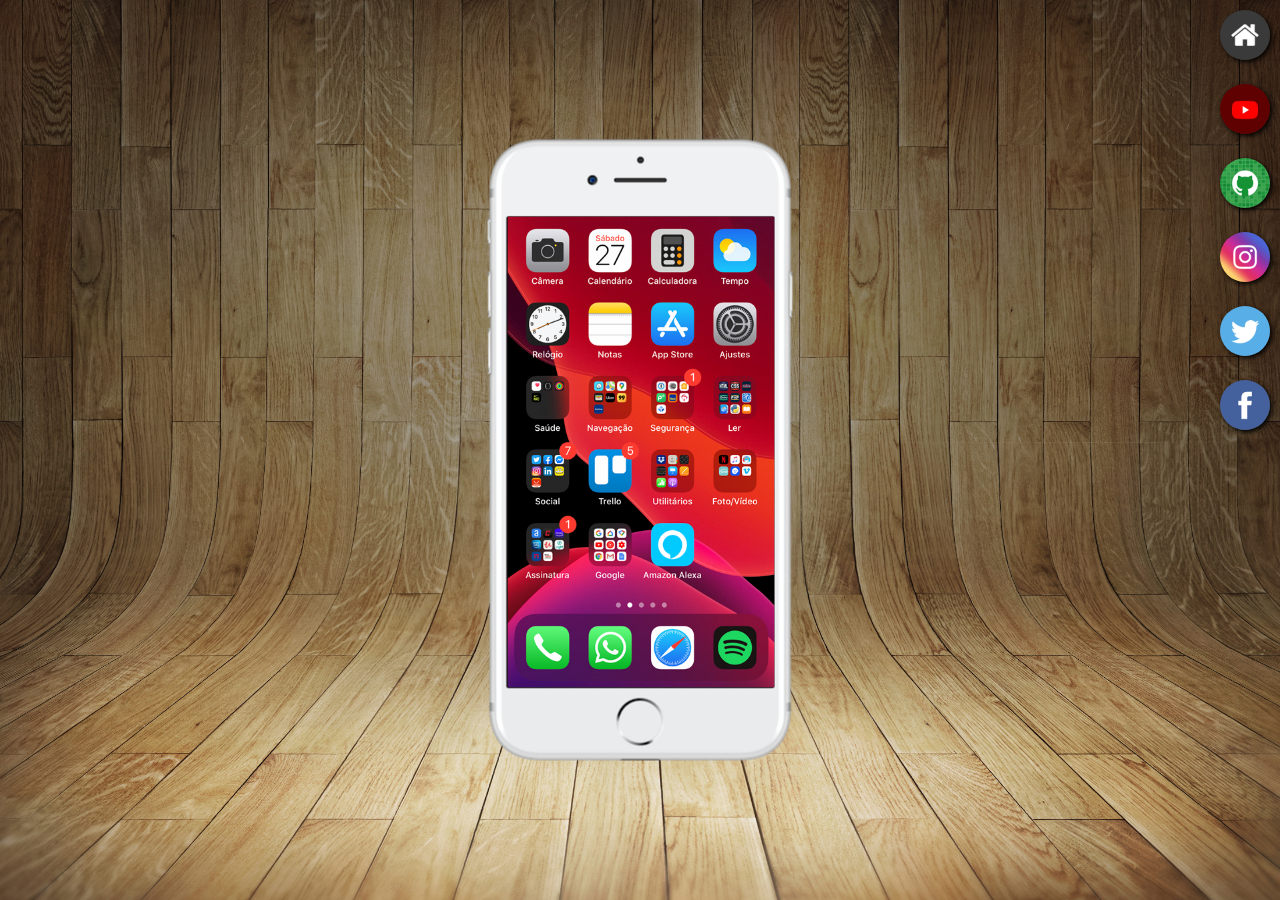
<file: index.html>
<!DOCTYPE html>
<html lang="en">
<head>
    <meta charset="UTF-8">
    <meta name="viewport" content="width=device-width, initial-scale=1.0">
    <link rel="shortcut icon" href="favicon.ico" type="image/x-icon">
    <link rel="stylesheet" href="estilos/style.css">
    <title>Projeto Redes Sociais</title>
</head>
<body>
    <main>
        <section id="telefone">
            <iframe src="home.html" name='tela' id="tela" frameborder="0">
                Your browser doesnt support this.
            </iframe>
        </section>
        <section id="redes-sociais">
            <a href="home.html" target="tela"> <img src="imagens/logo-home.jpg" alt="home"></a><br>
            <a href="youtube.html" target="tela"> <img src="imagens/logo-youtube.jpg" alt="YouTube"></a><br>
            <a href="github.html" target="tela"> <img src="imagens/logo-github.jpg" alt="gitHub"></a><br>
            <a href="instagram.html" target="tela"> <img src="imagens/logo-instagram.jpg" alt="Instagram"></a><br>
            <a href="twitter.html" target="tela"> <img src="imagens/logo-twitter.jpg" alt="Twitter"></a><br>
            <a href="facebook.html" target="tela"> <img src="imagens/logo-facebook.jpg" alt="Facebook"></a>
        </section>
    </main>
</body>
</html>
</file>
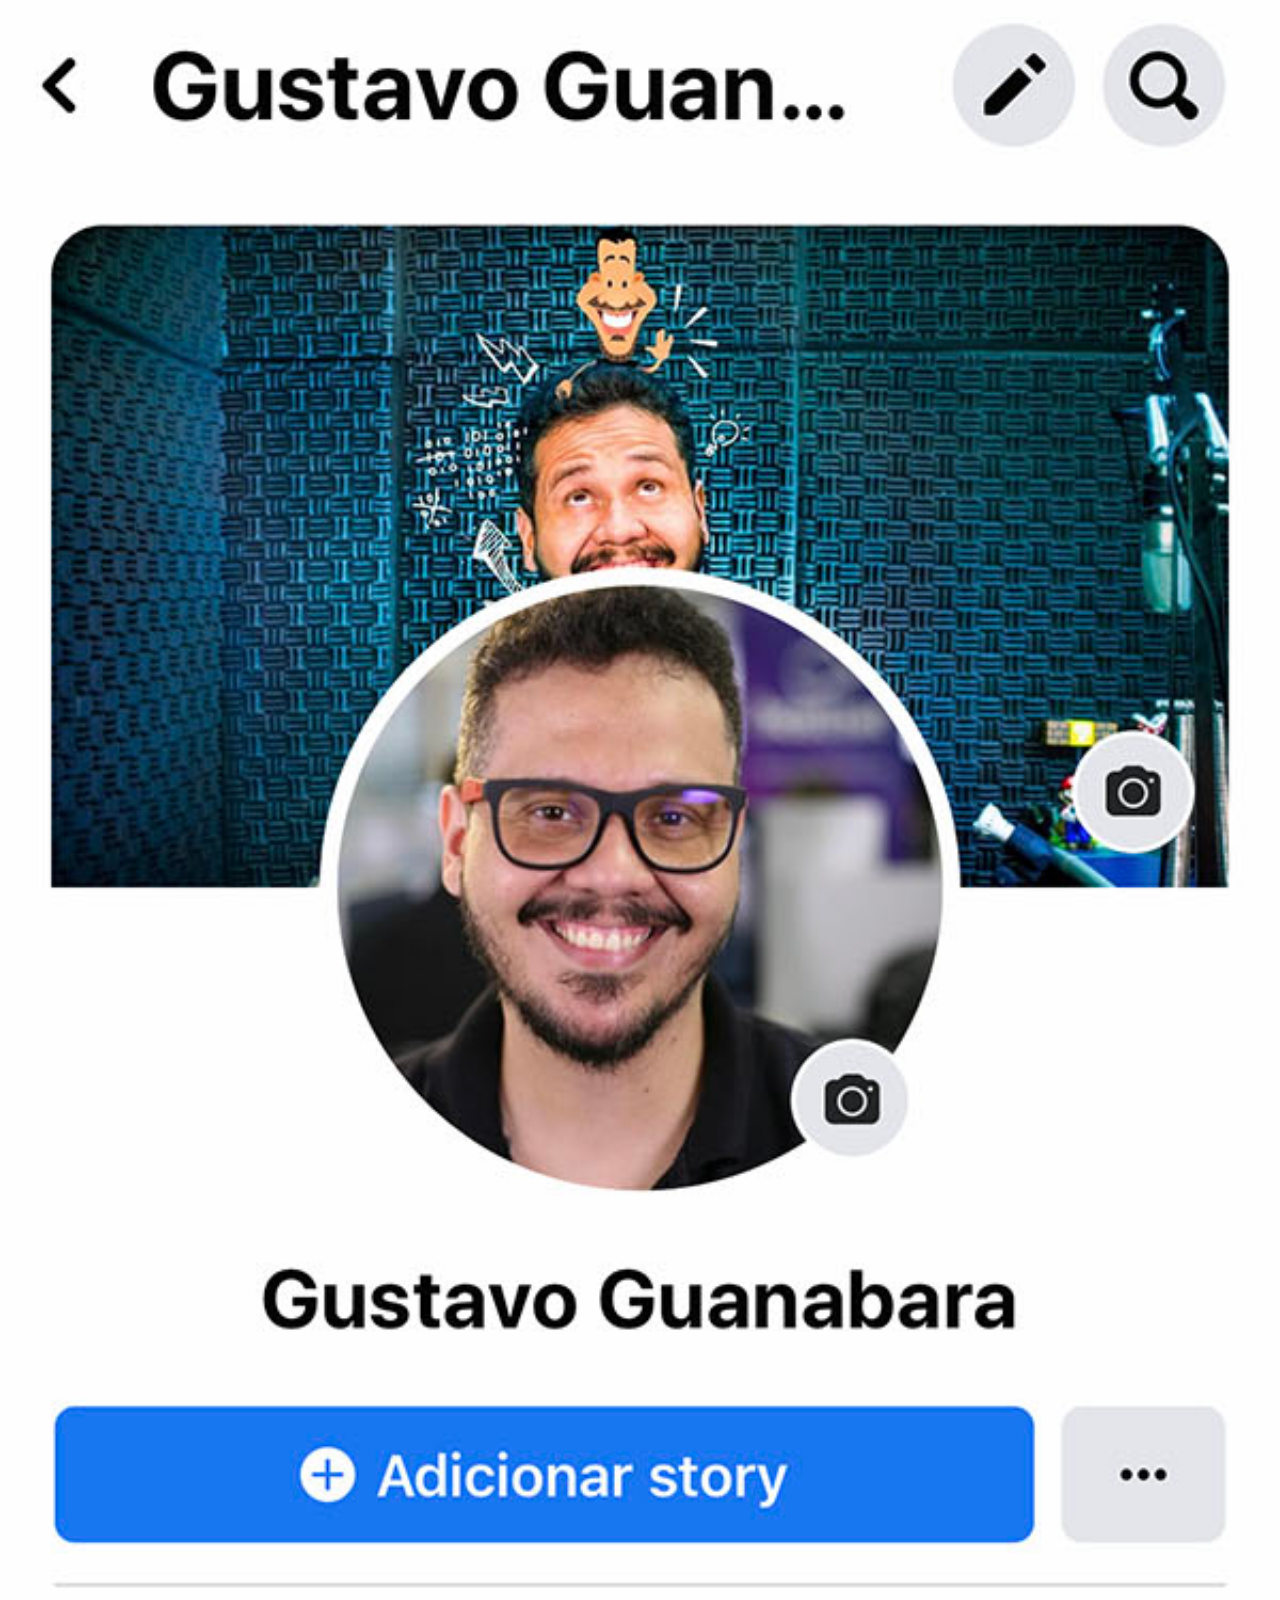
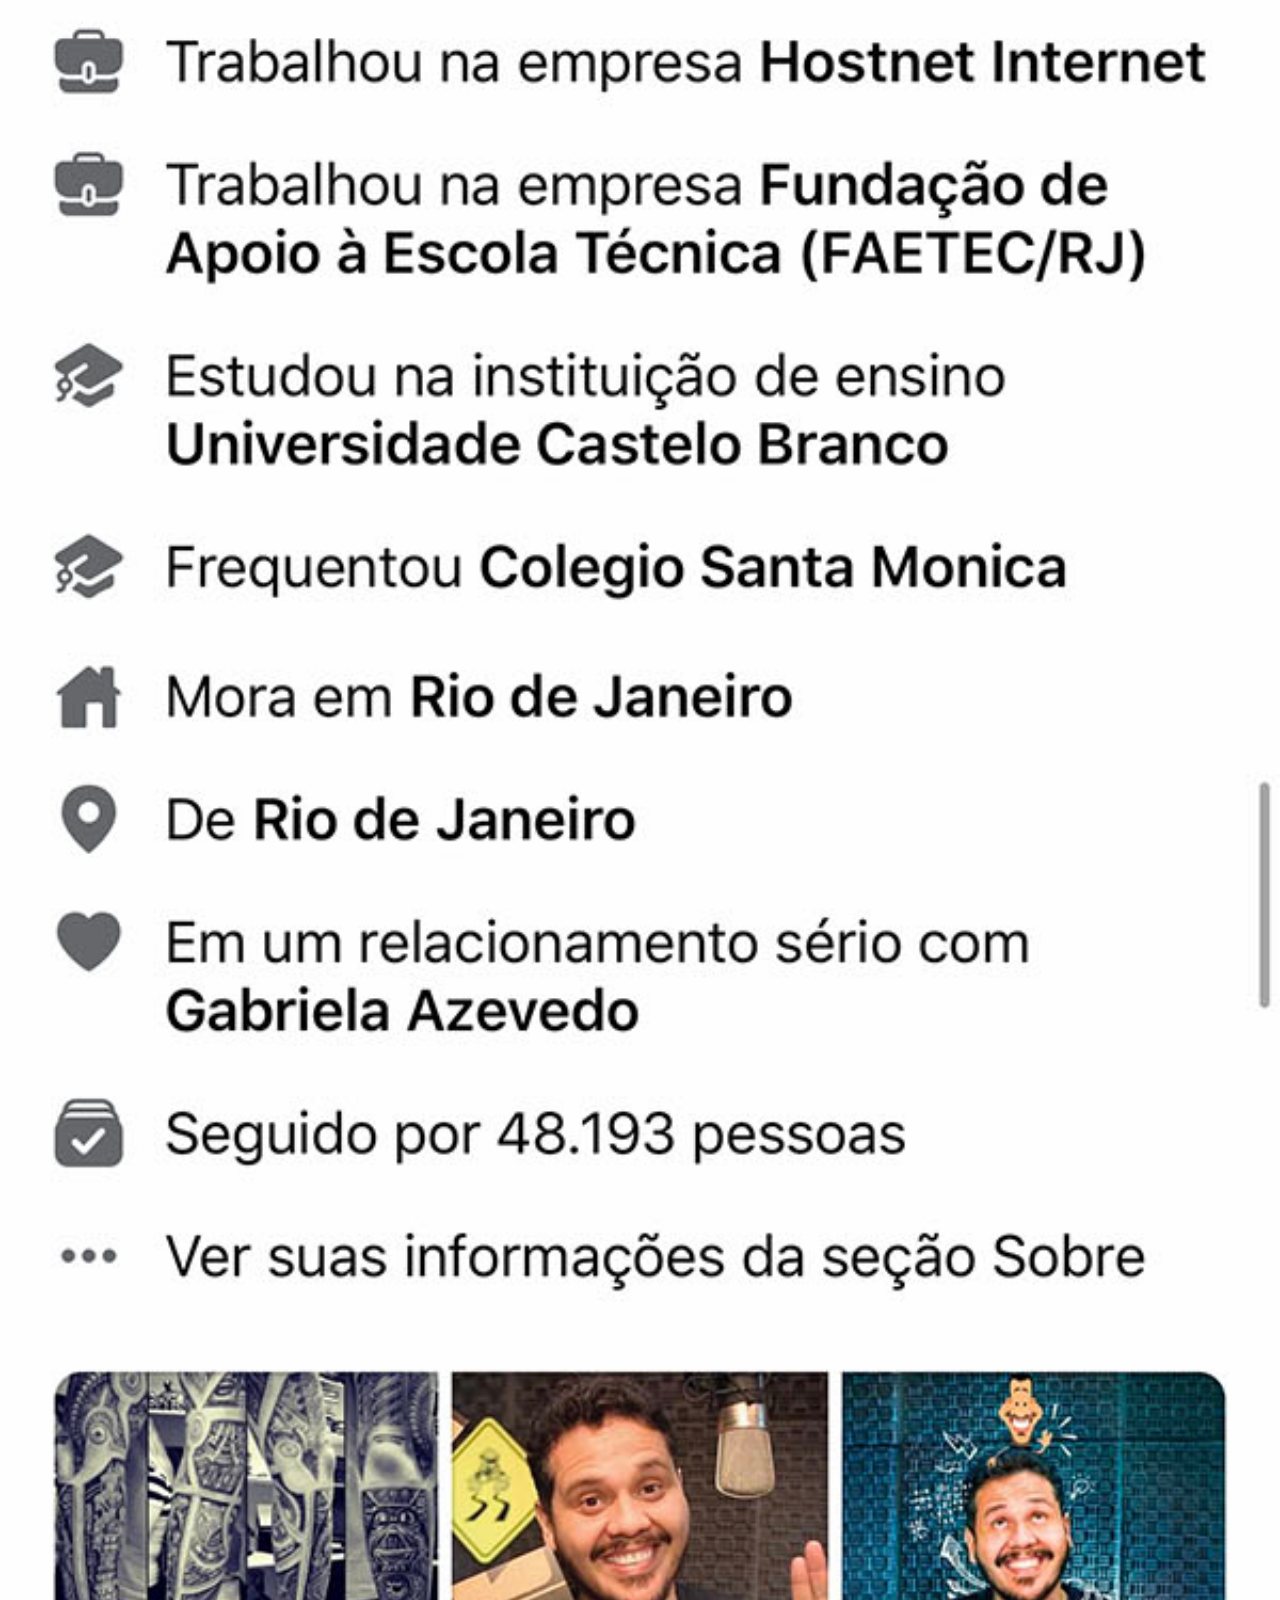
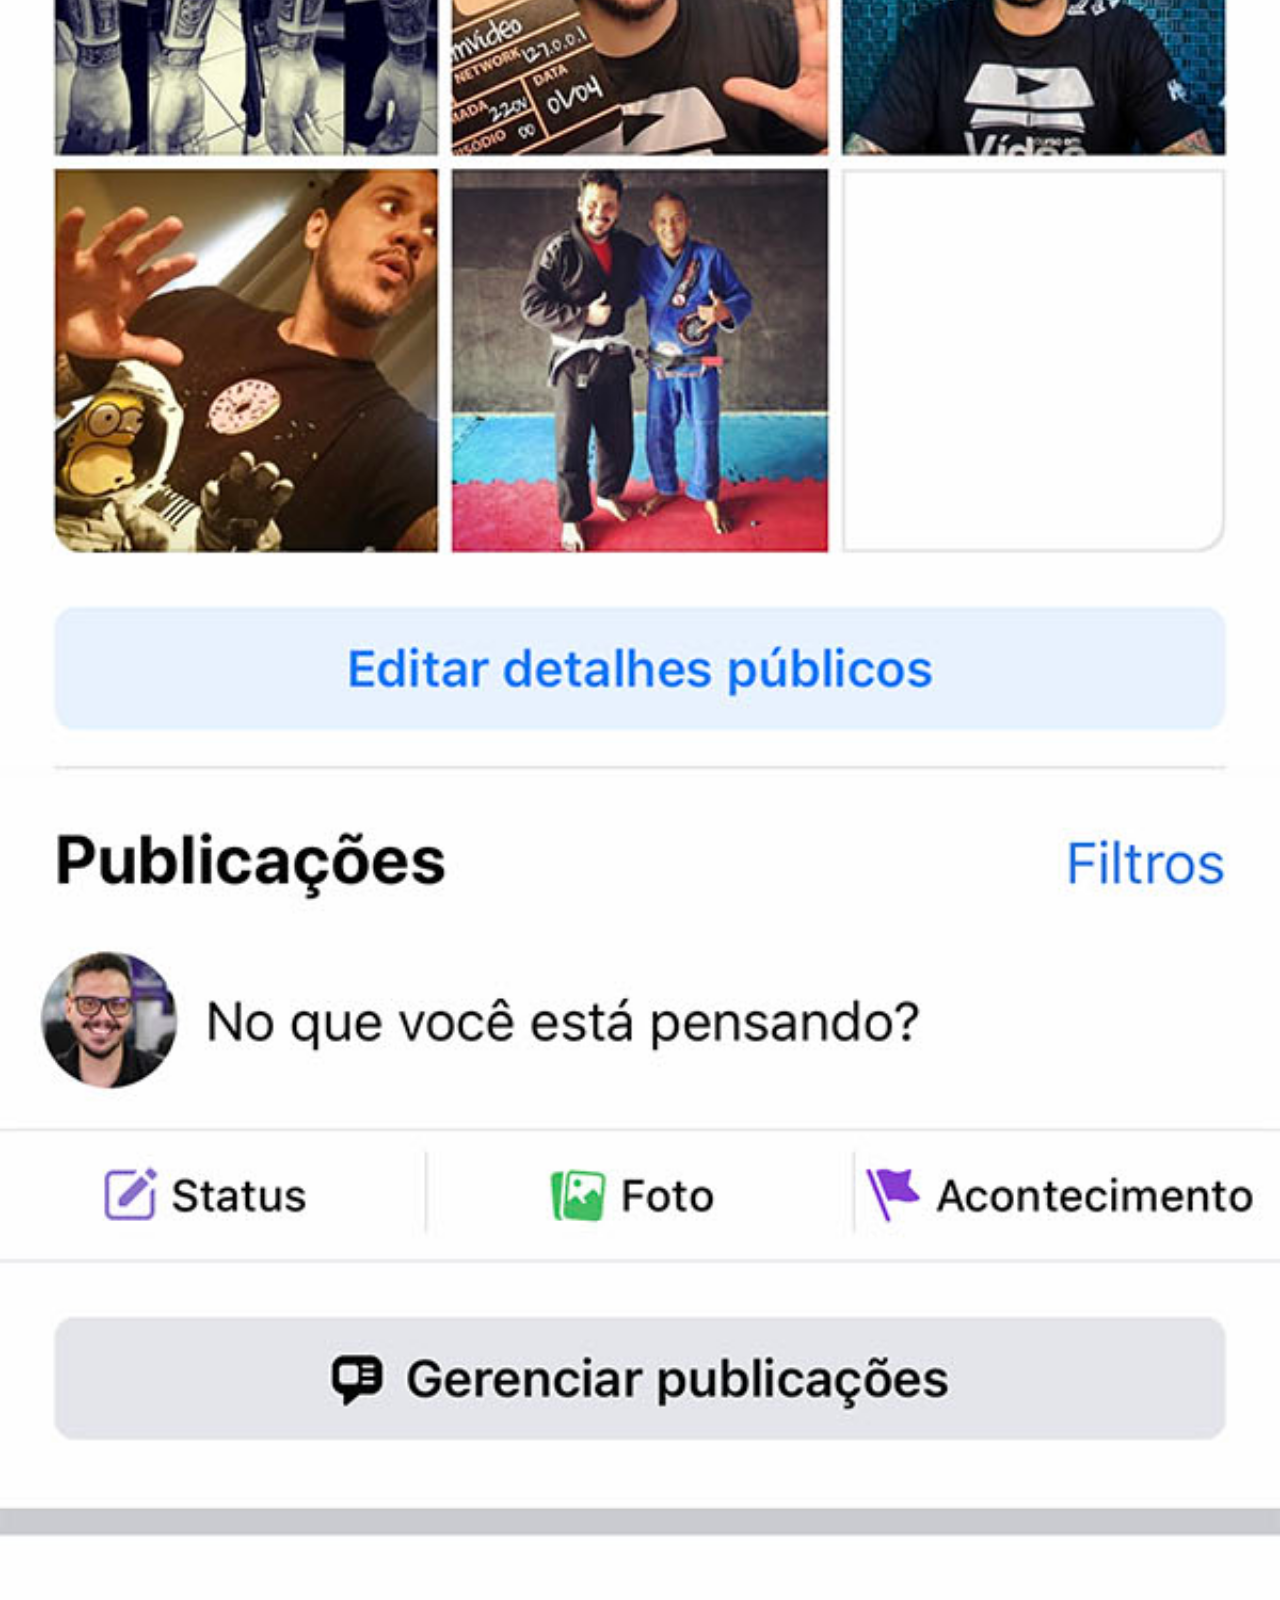
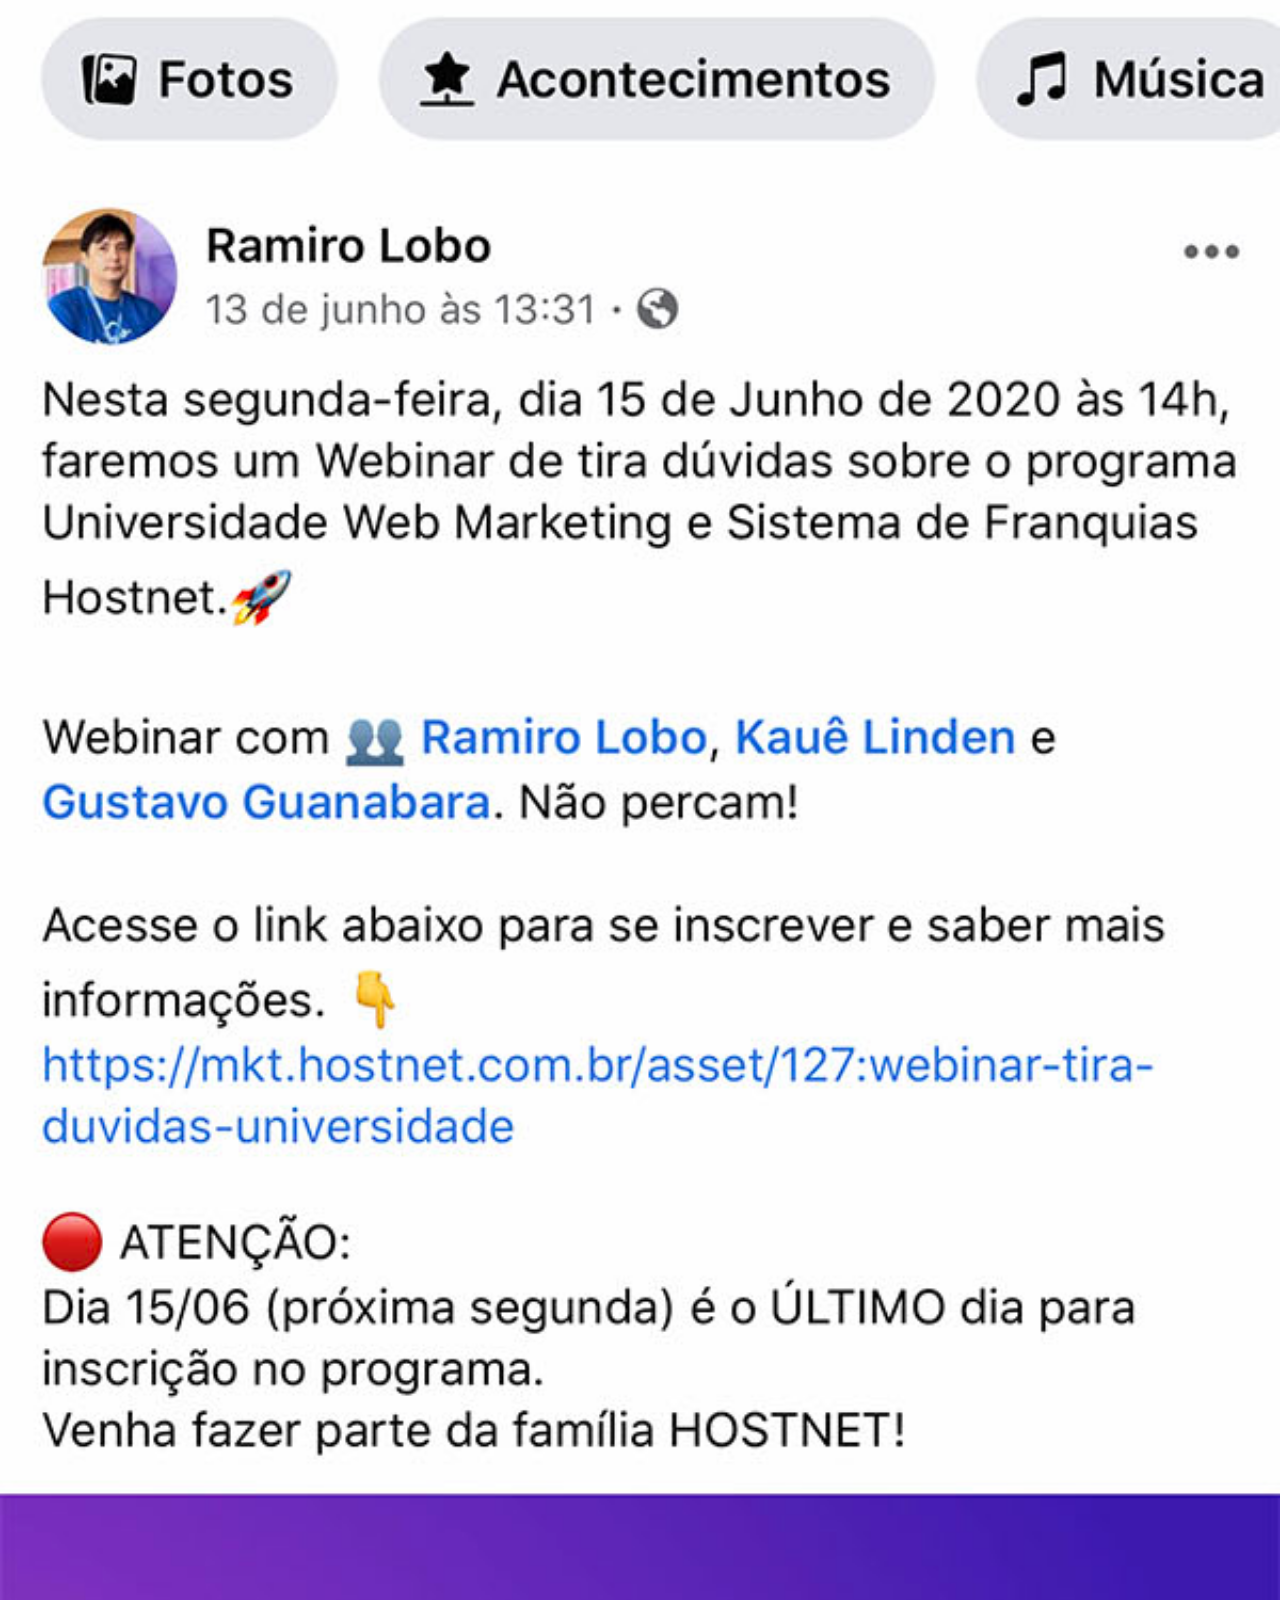
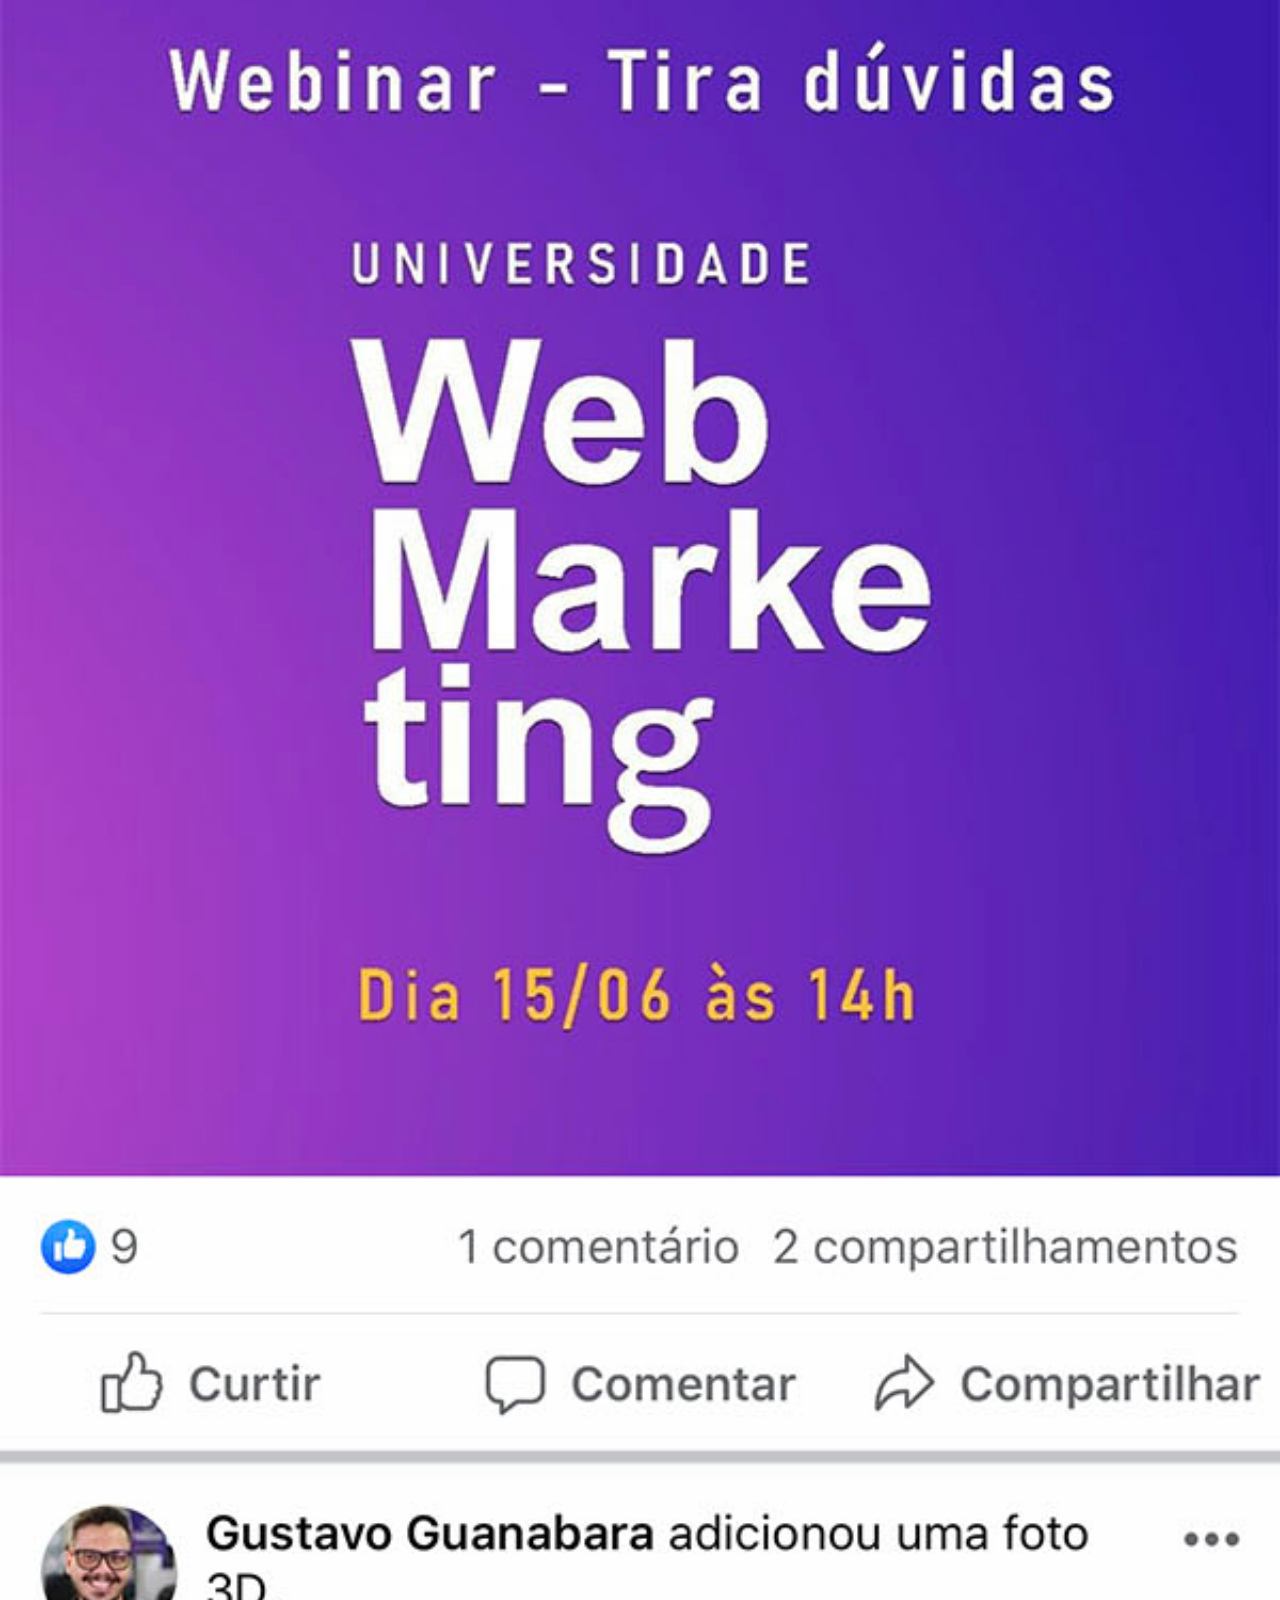
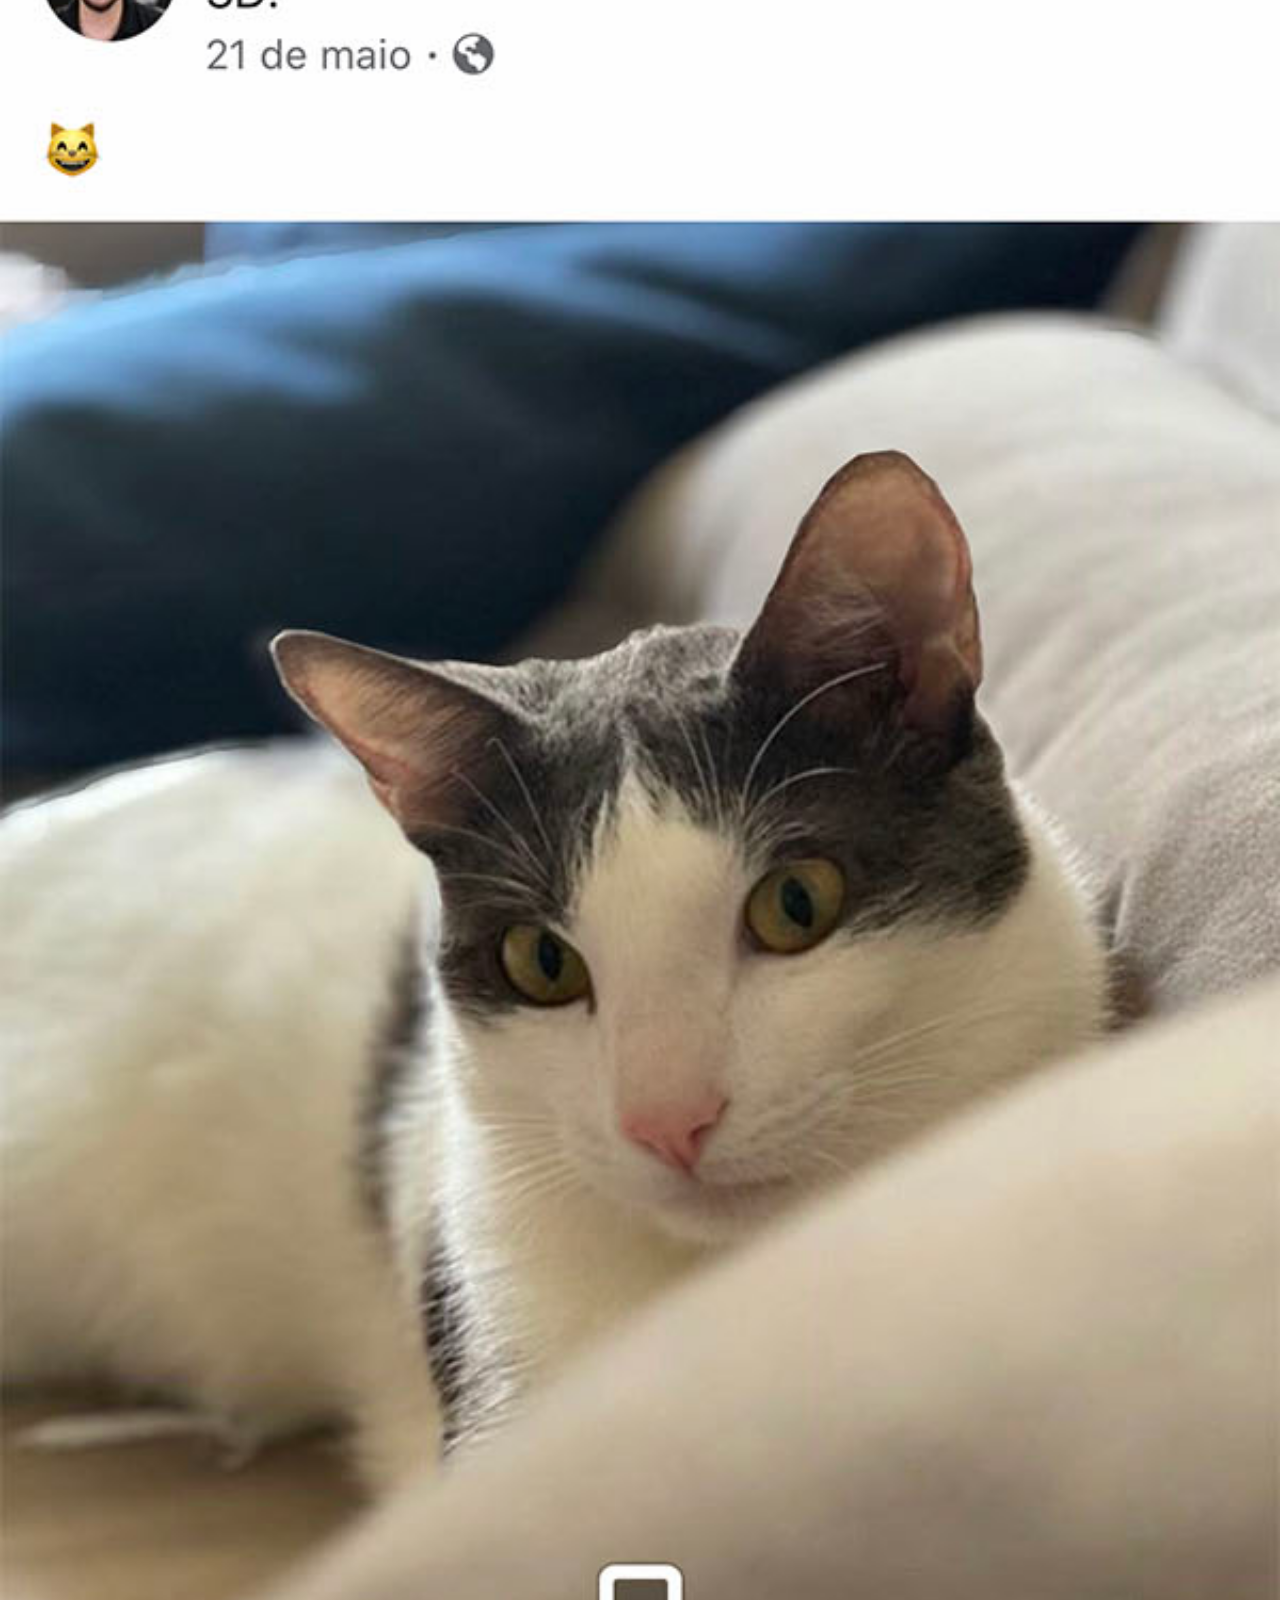
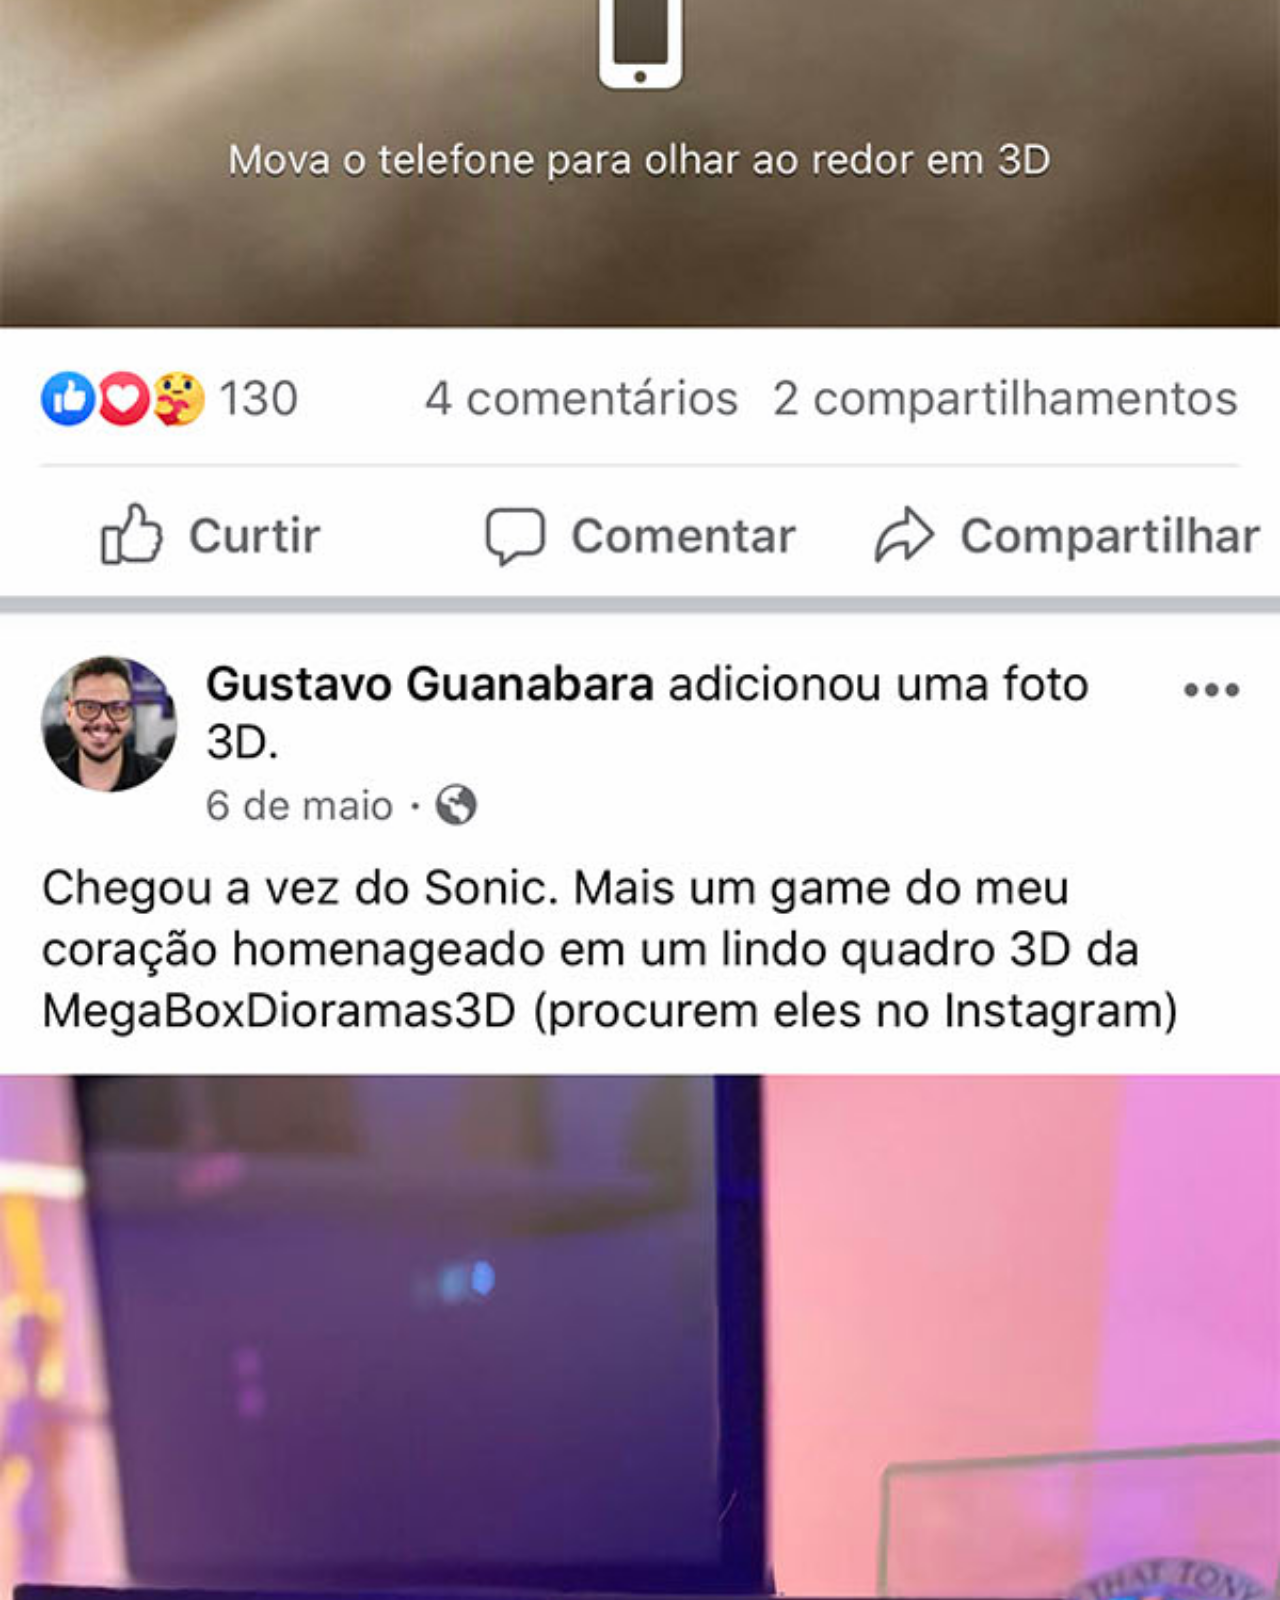
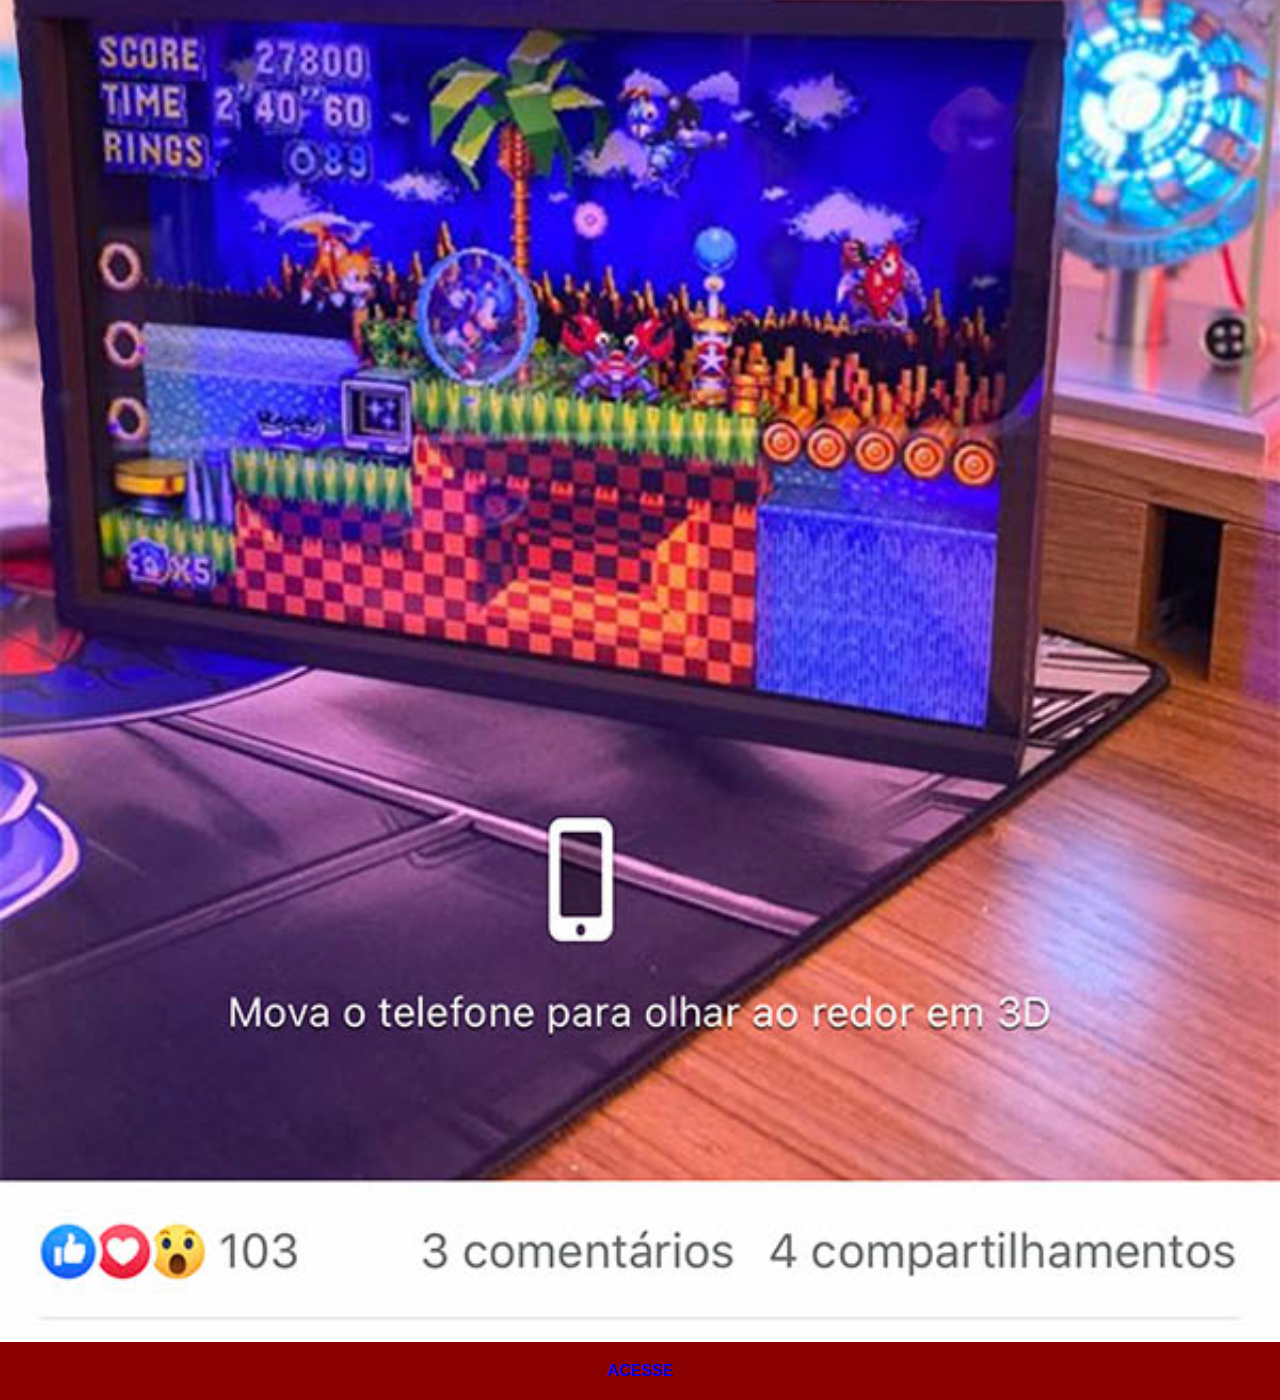
<file: facebook.html>
<!DOCTYPE html>
<html lang="en">
<head>
    <meta charset="UTF-8">
    <meta name="viewport" content="width=device-width, initial-scale=1.0">
    <title>Facebook</title>
    <link rel="stylesheet" href="estilos/social.css">
</head>
<body>
    <img src="imagens/tela-facebook.jpg" alt="Facebook">
    <a href="https://facebook.com/gustavoguanabara" target="_blank">ACESSE</a>
</body>
</html>
</file>
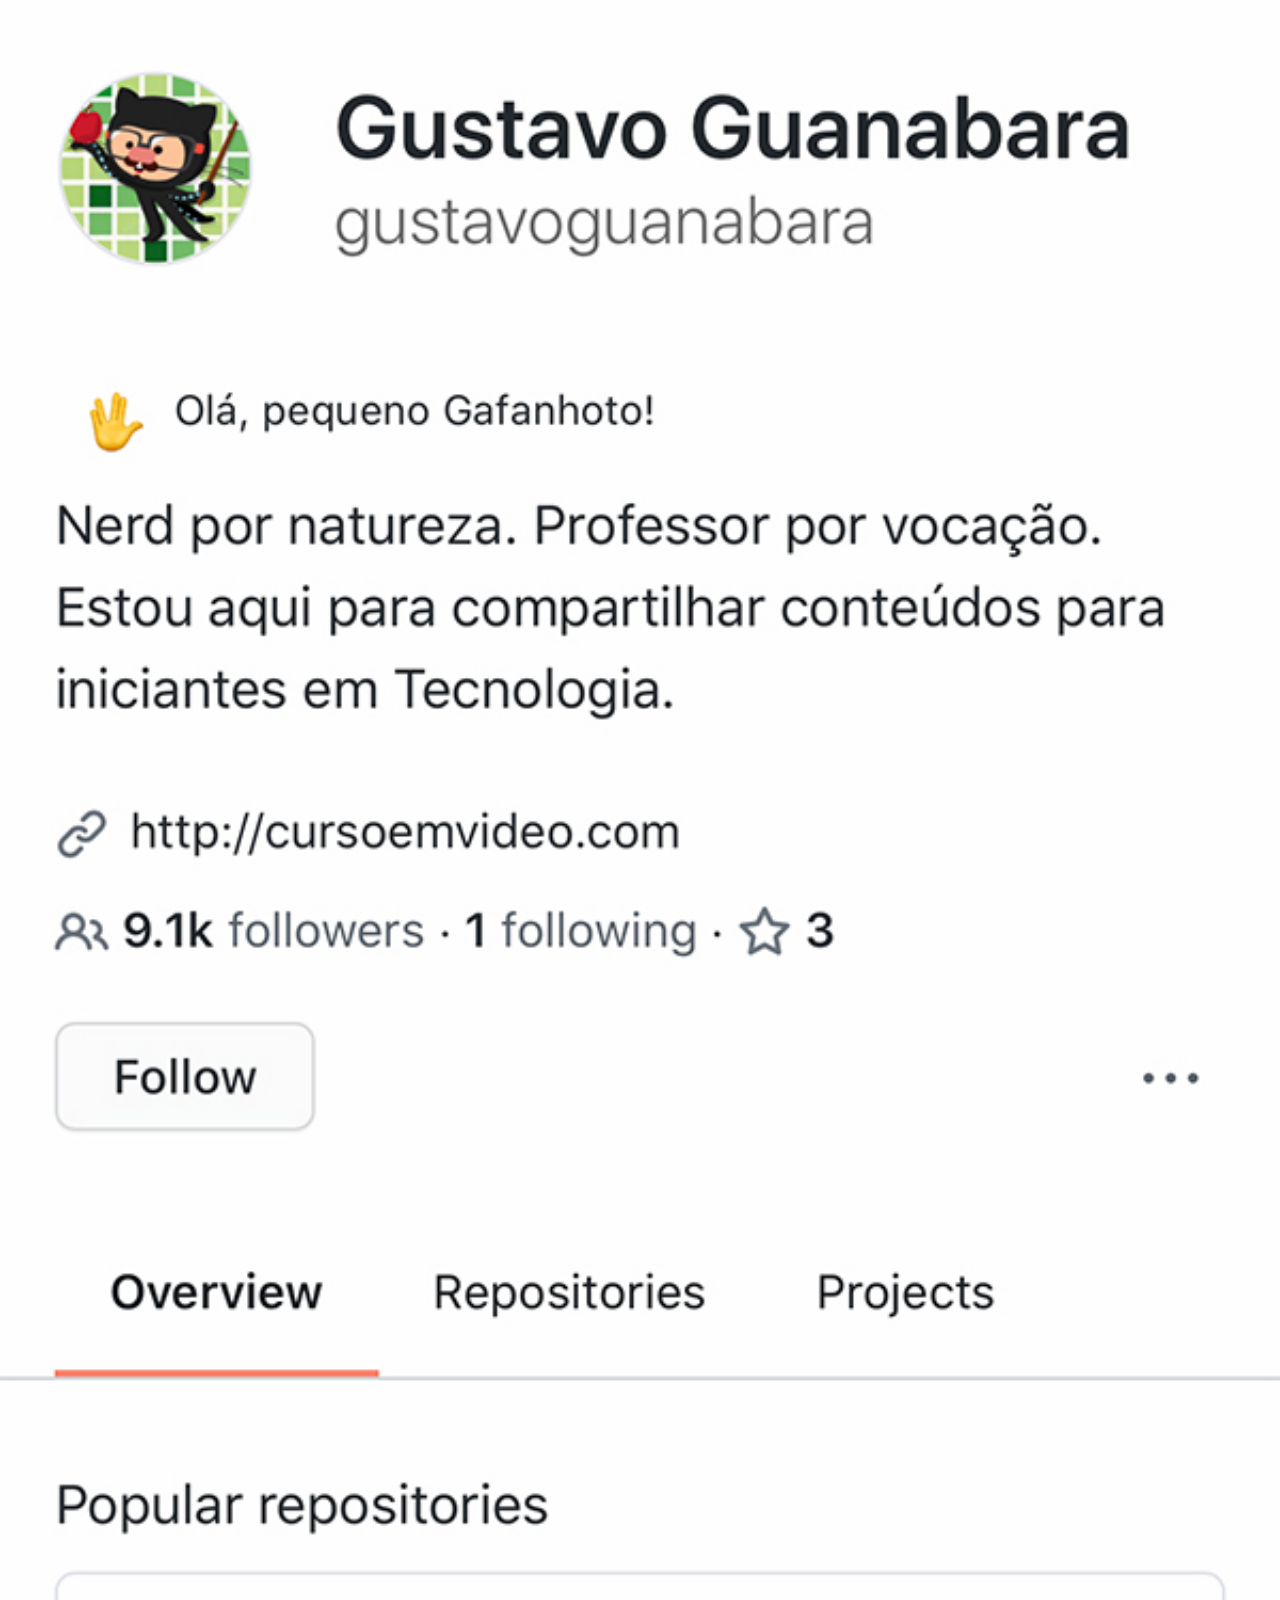
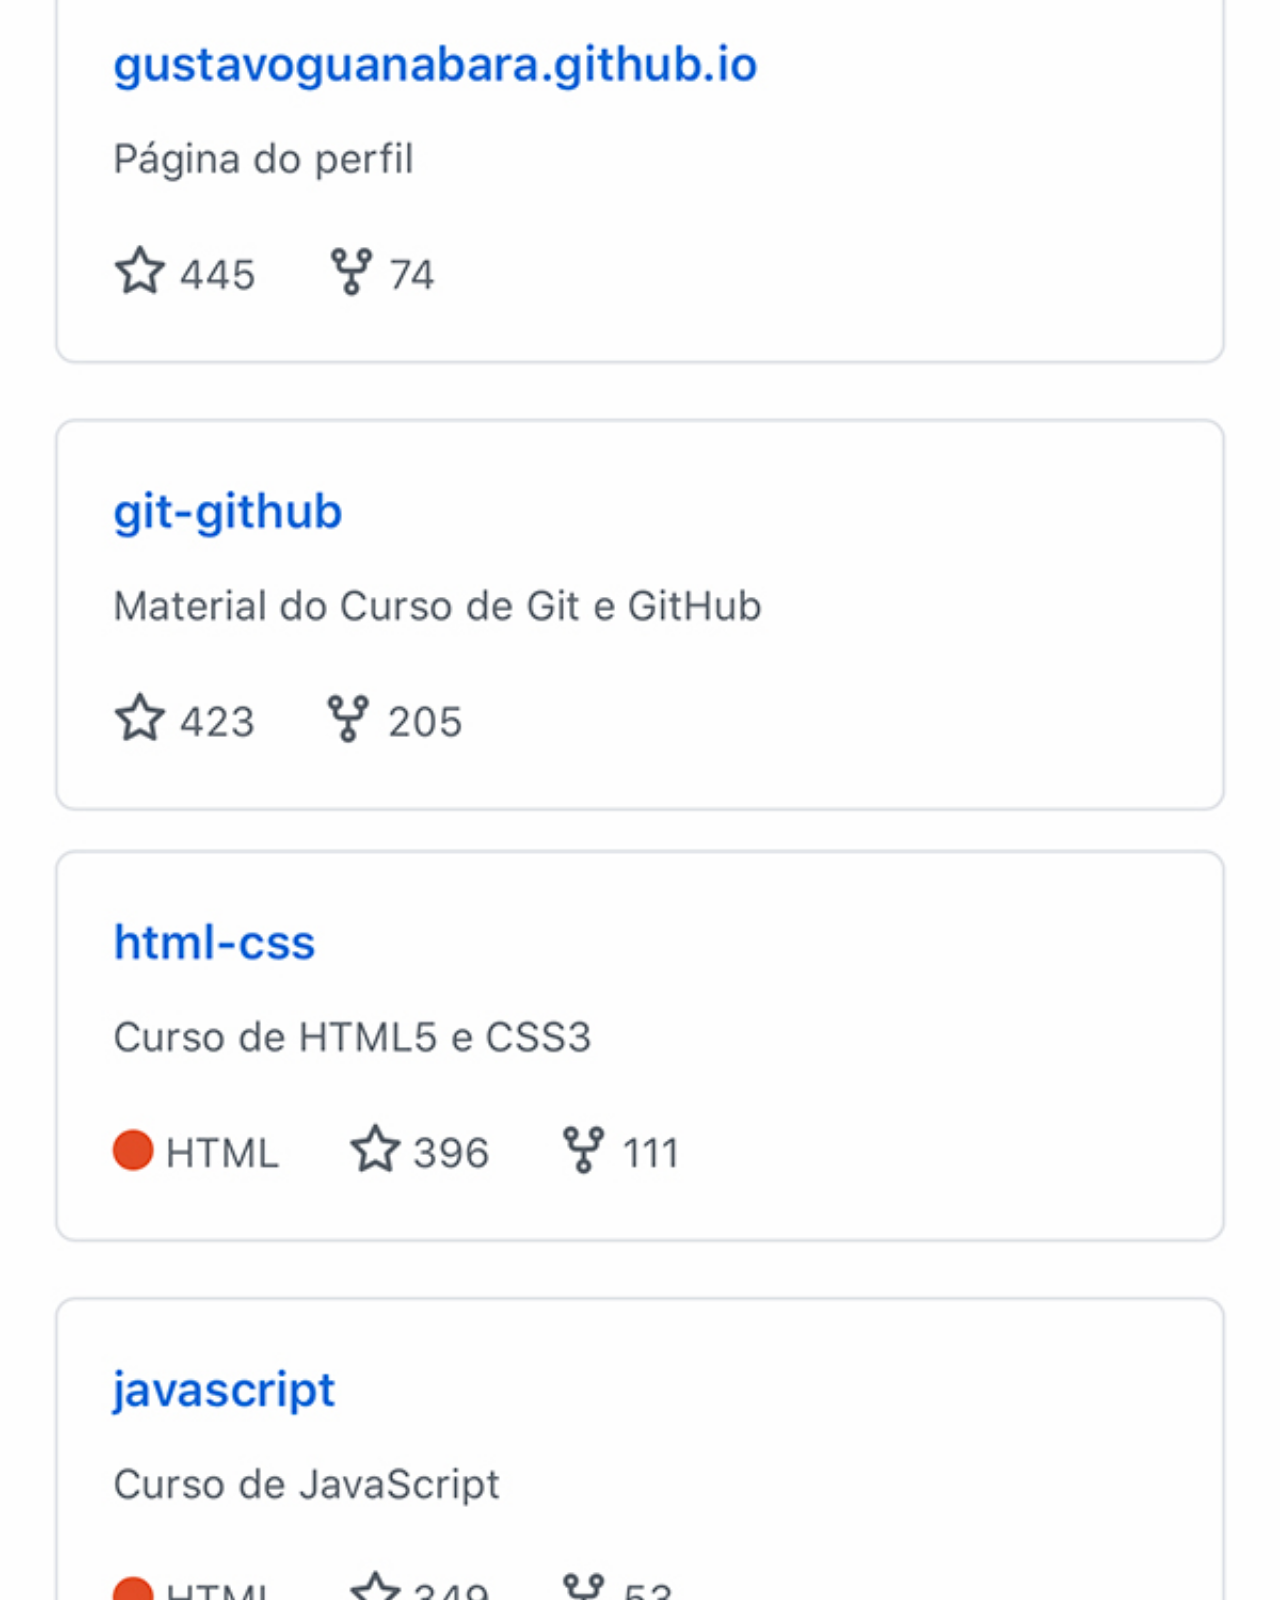
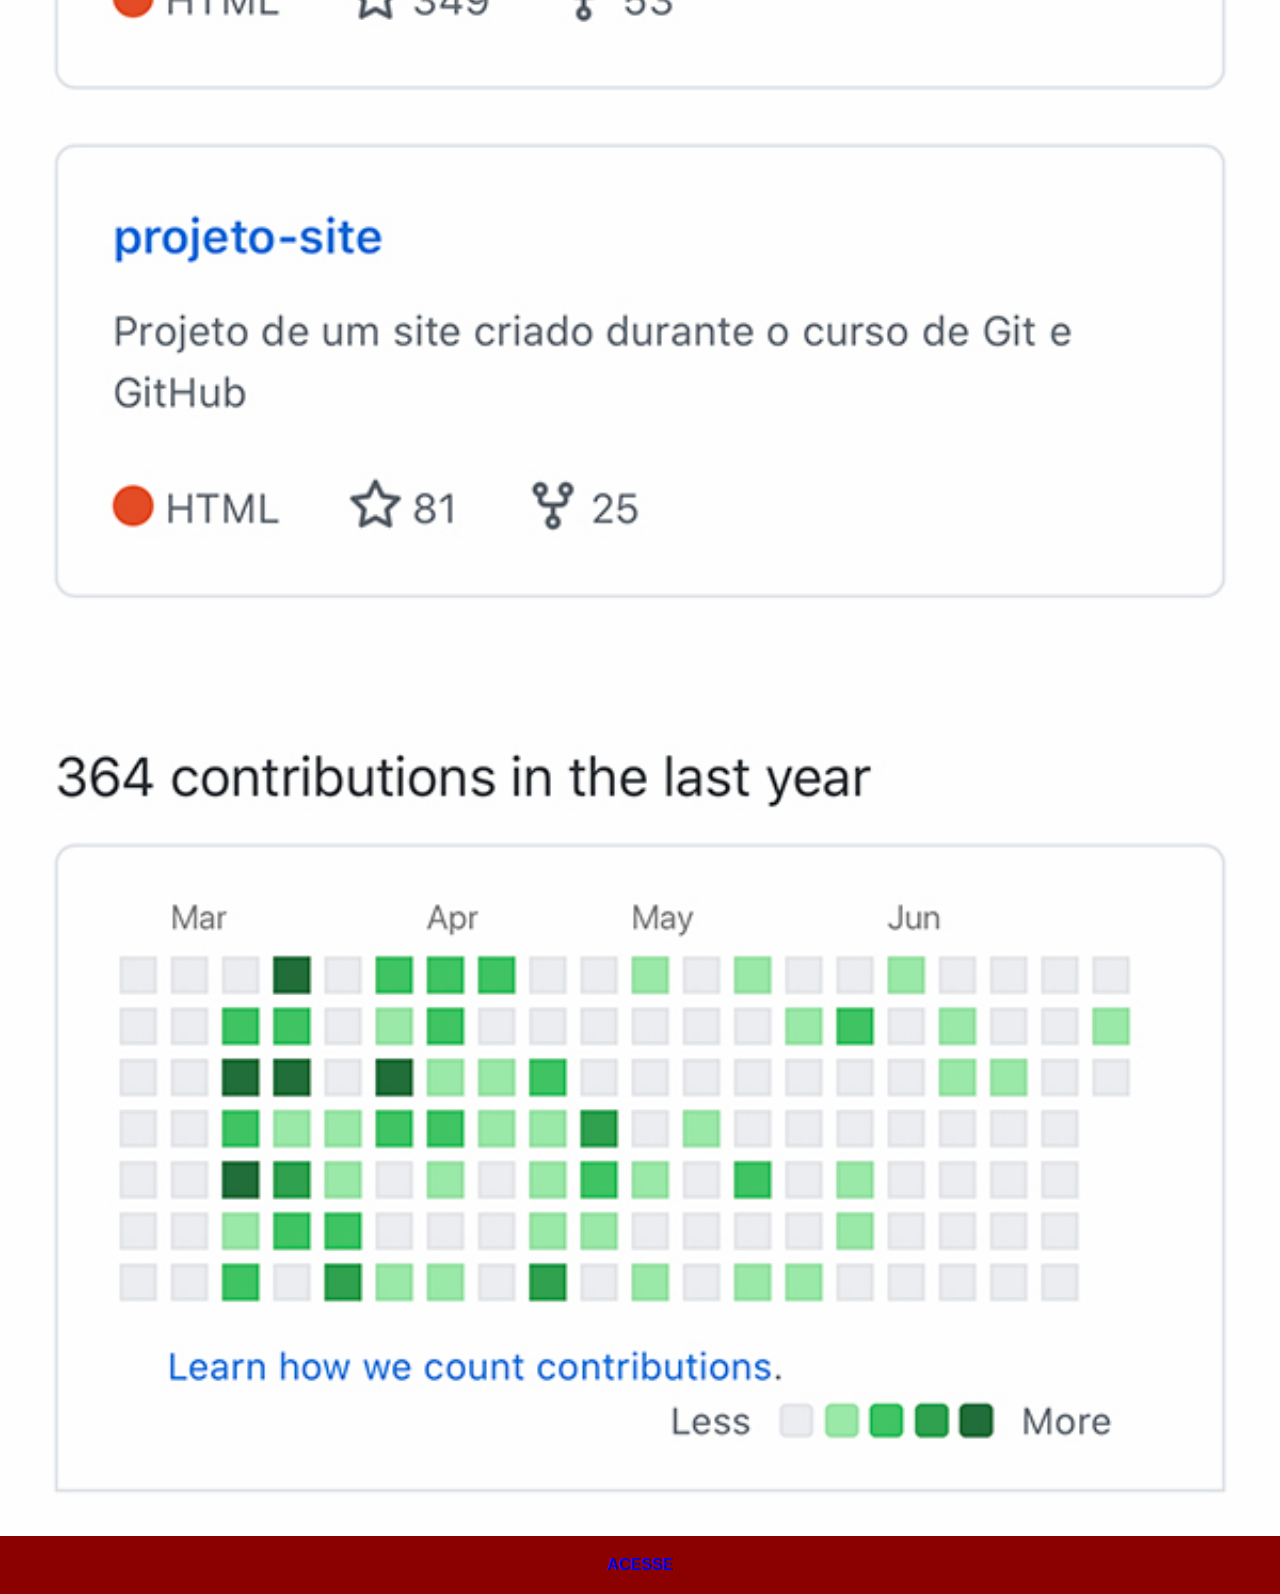
<file: github.html>
<!DOCTYPE html>
<html lang="en">
<head>
    <meta charset="UTF-8">
    <meta name="viewport" content="width=device-width, initial-scale=1.0">
    <title>gitHub</title>
    <link rel="stylesheet" href="estilos/social.css">
</head>
<body>
    <img src="imagens/tela-github.jpg" alt="GitHub">
    <a href="https://github.com/gustavoguanabara" target="_blank">ACESSE</a>
</body>
</html>
</file>
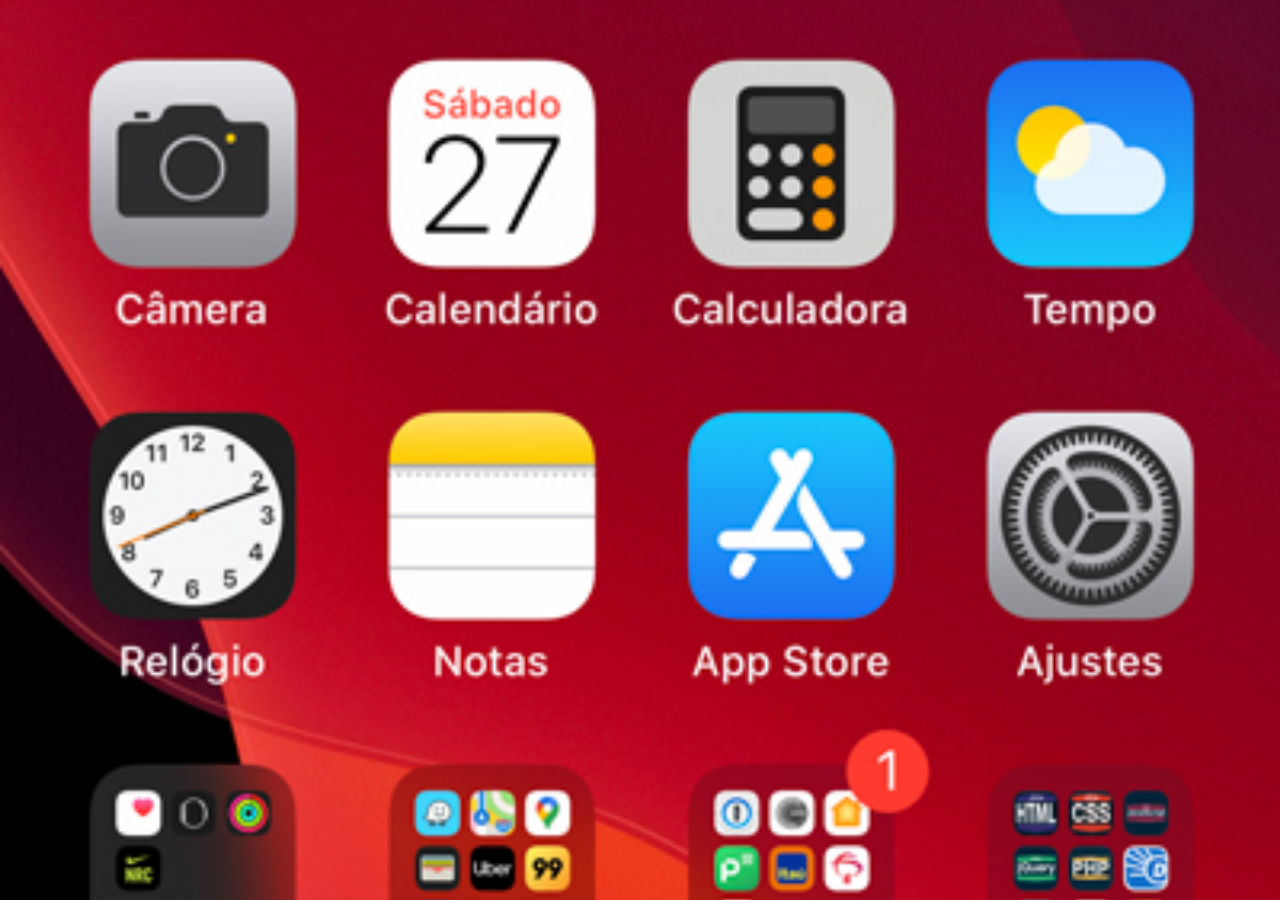
<file: home.html>
<!DOCTYPE html>
<html lang="en">
<head>
    <meta charset="UTF-8">
    <meta name="viewport" content="width=device-width, initial-scale=1.0">
    <title>home</title>
</head>
<style>
    * {
        margin: 0px;
        padding: 0px;
    }
    body {
        width: 100vw;
        height: 100vh;
        background: black url('imagens/tela-home.jpg') no-repeat center top;
        background-size: cover;
    }
</style>
<body>
    
</body>
</html>
</file>
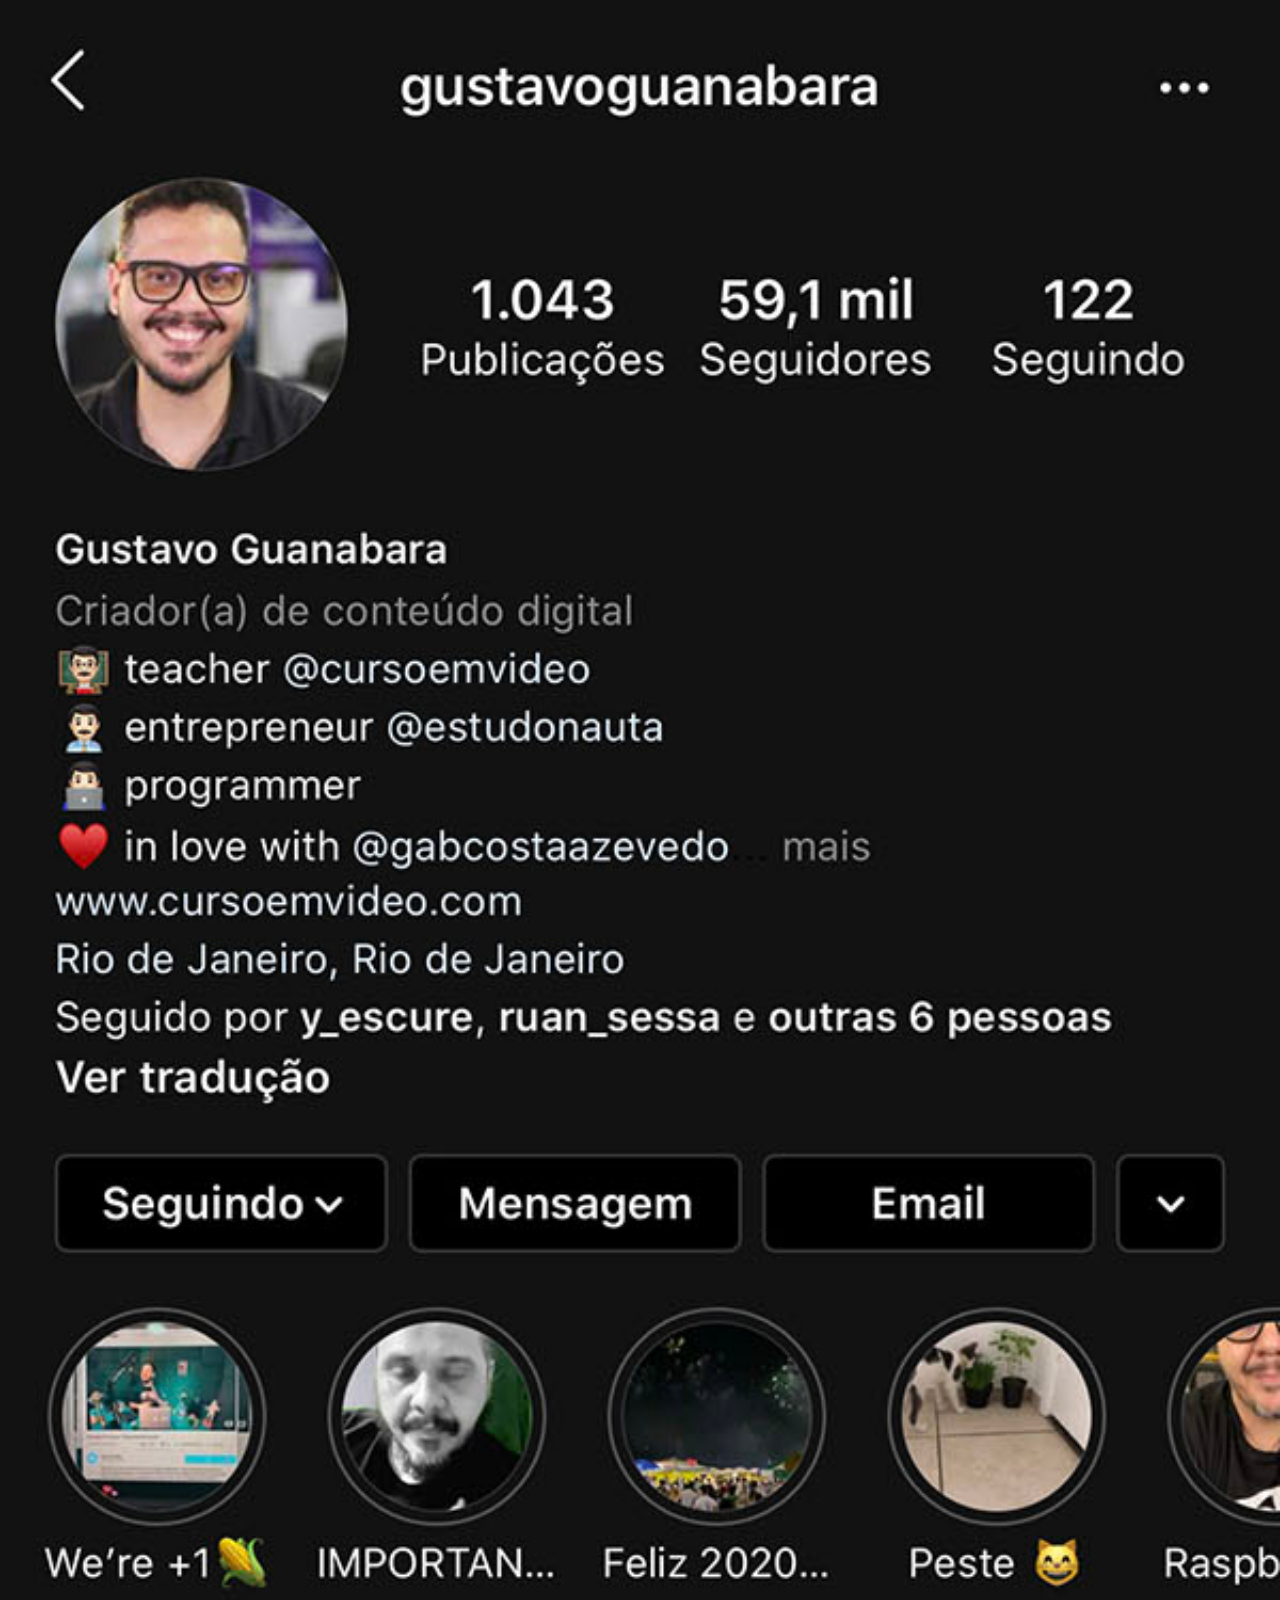
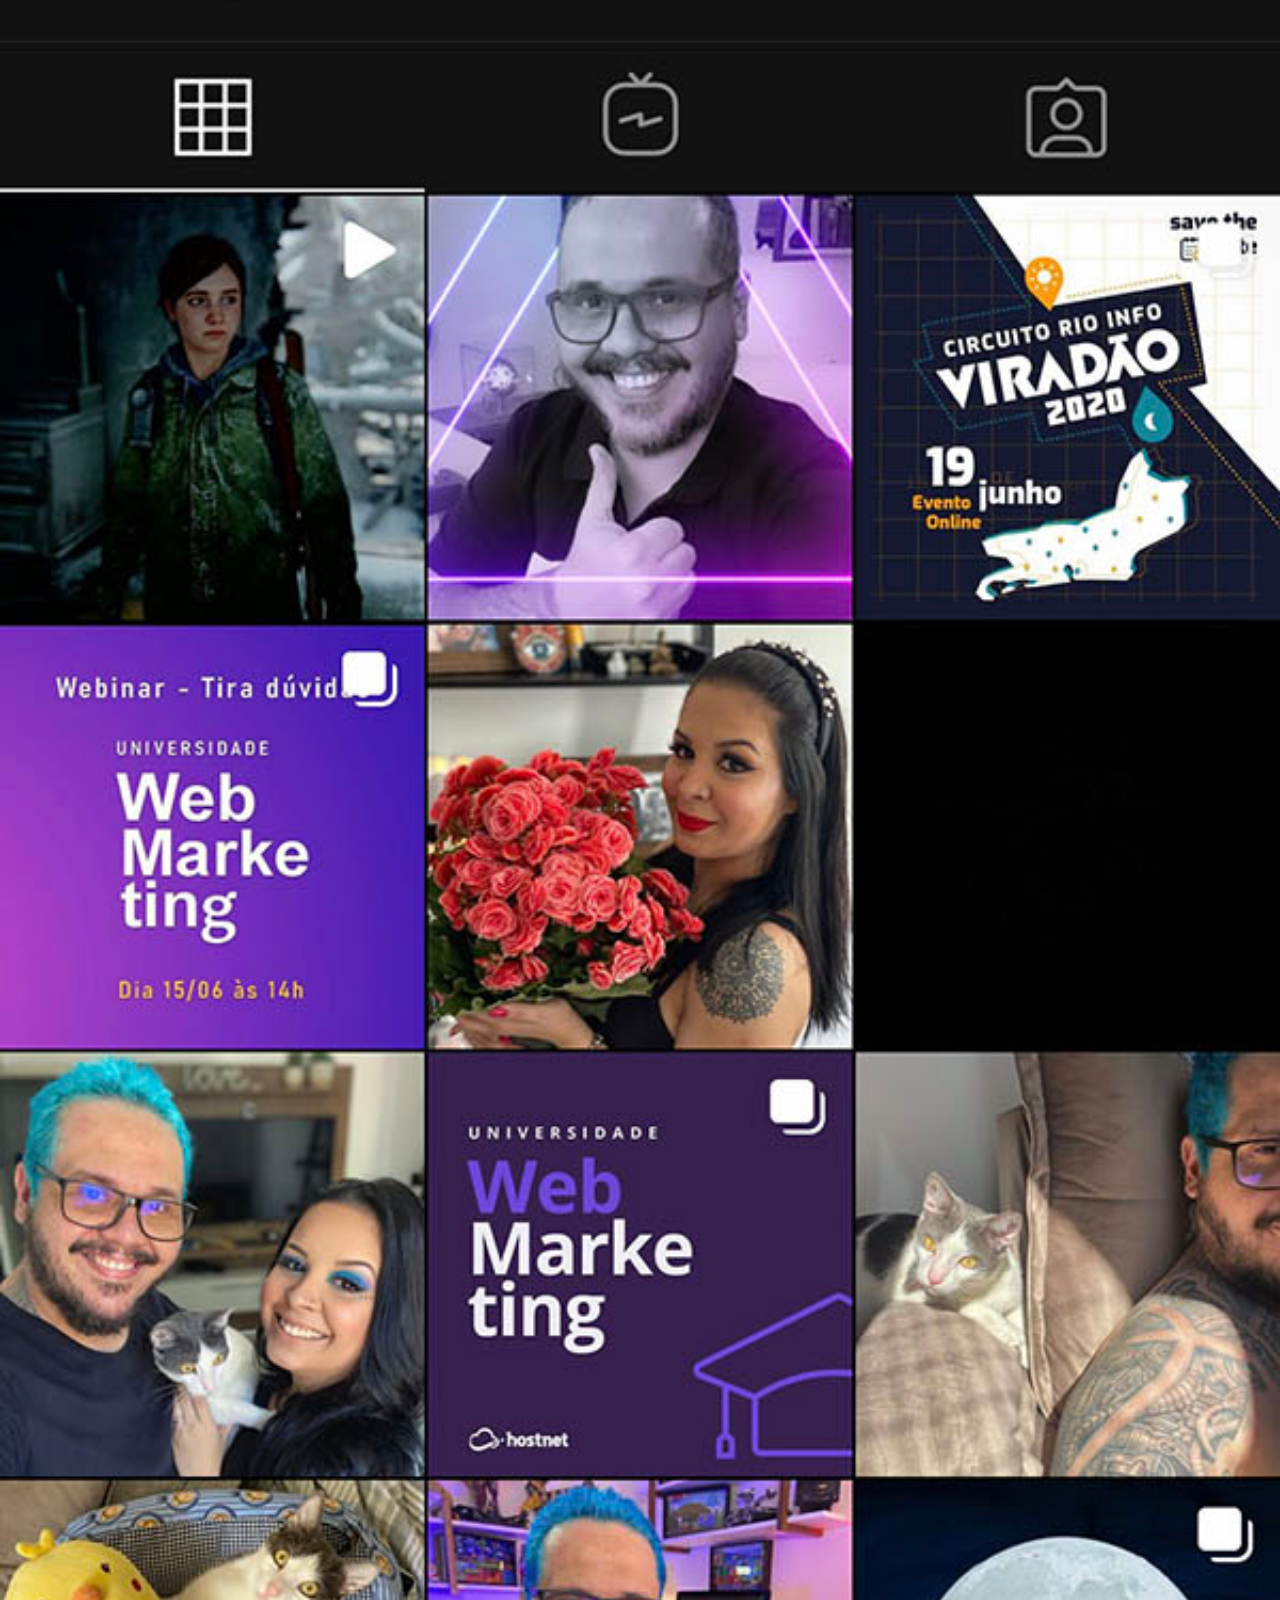
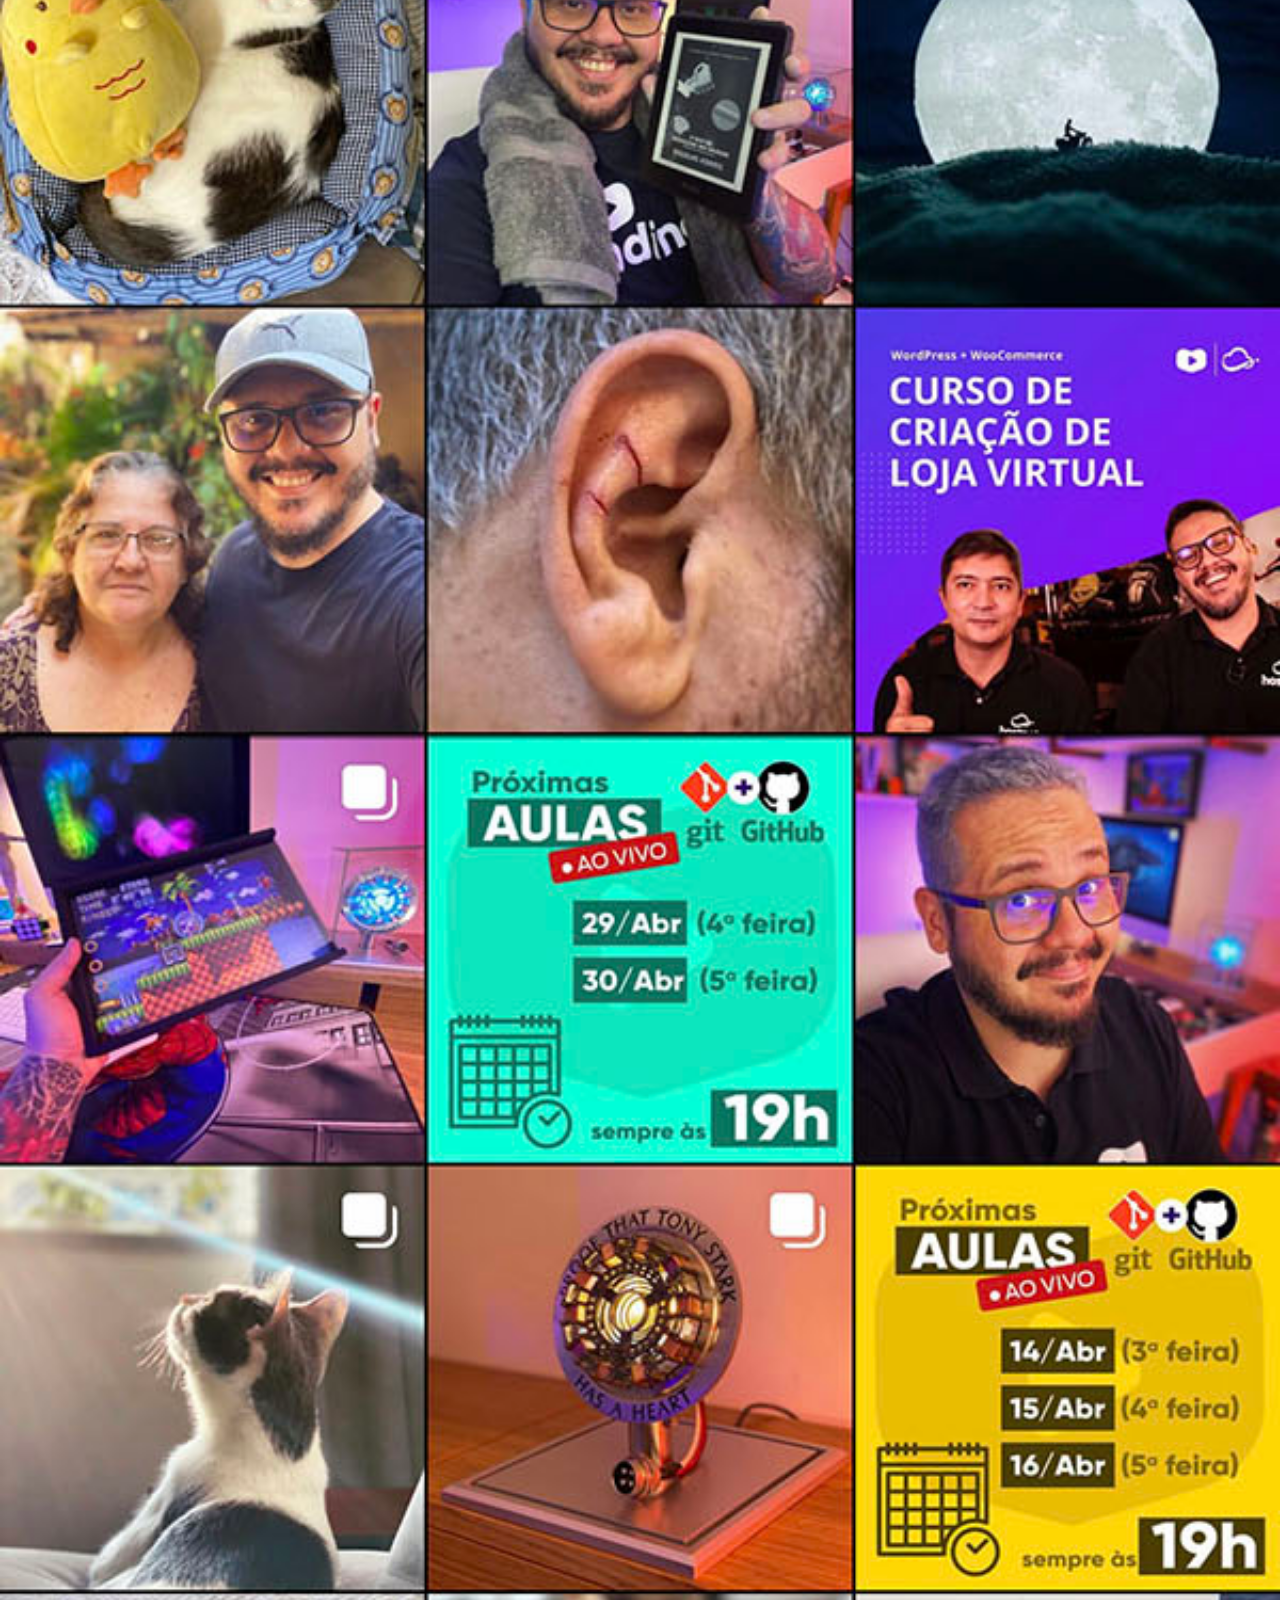
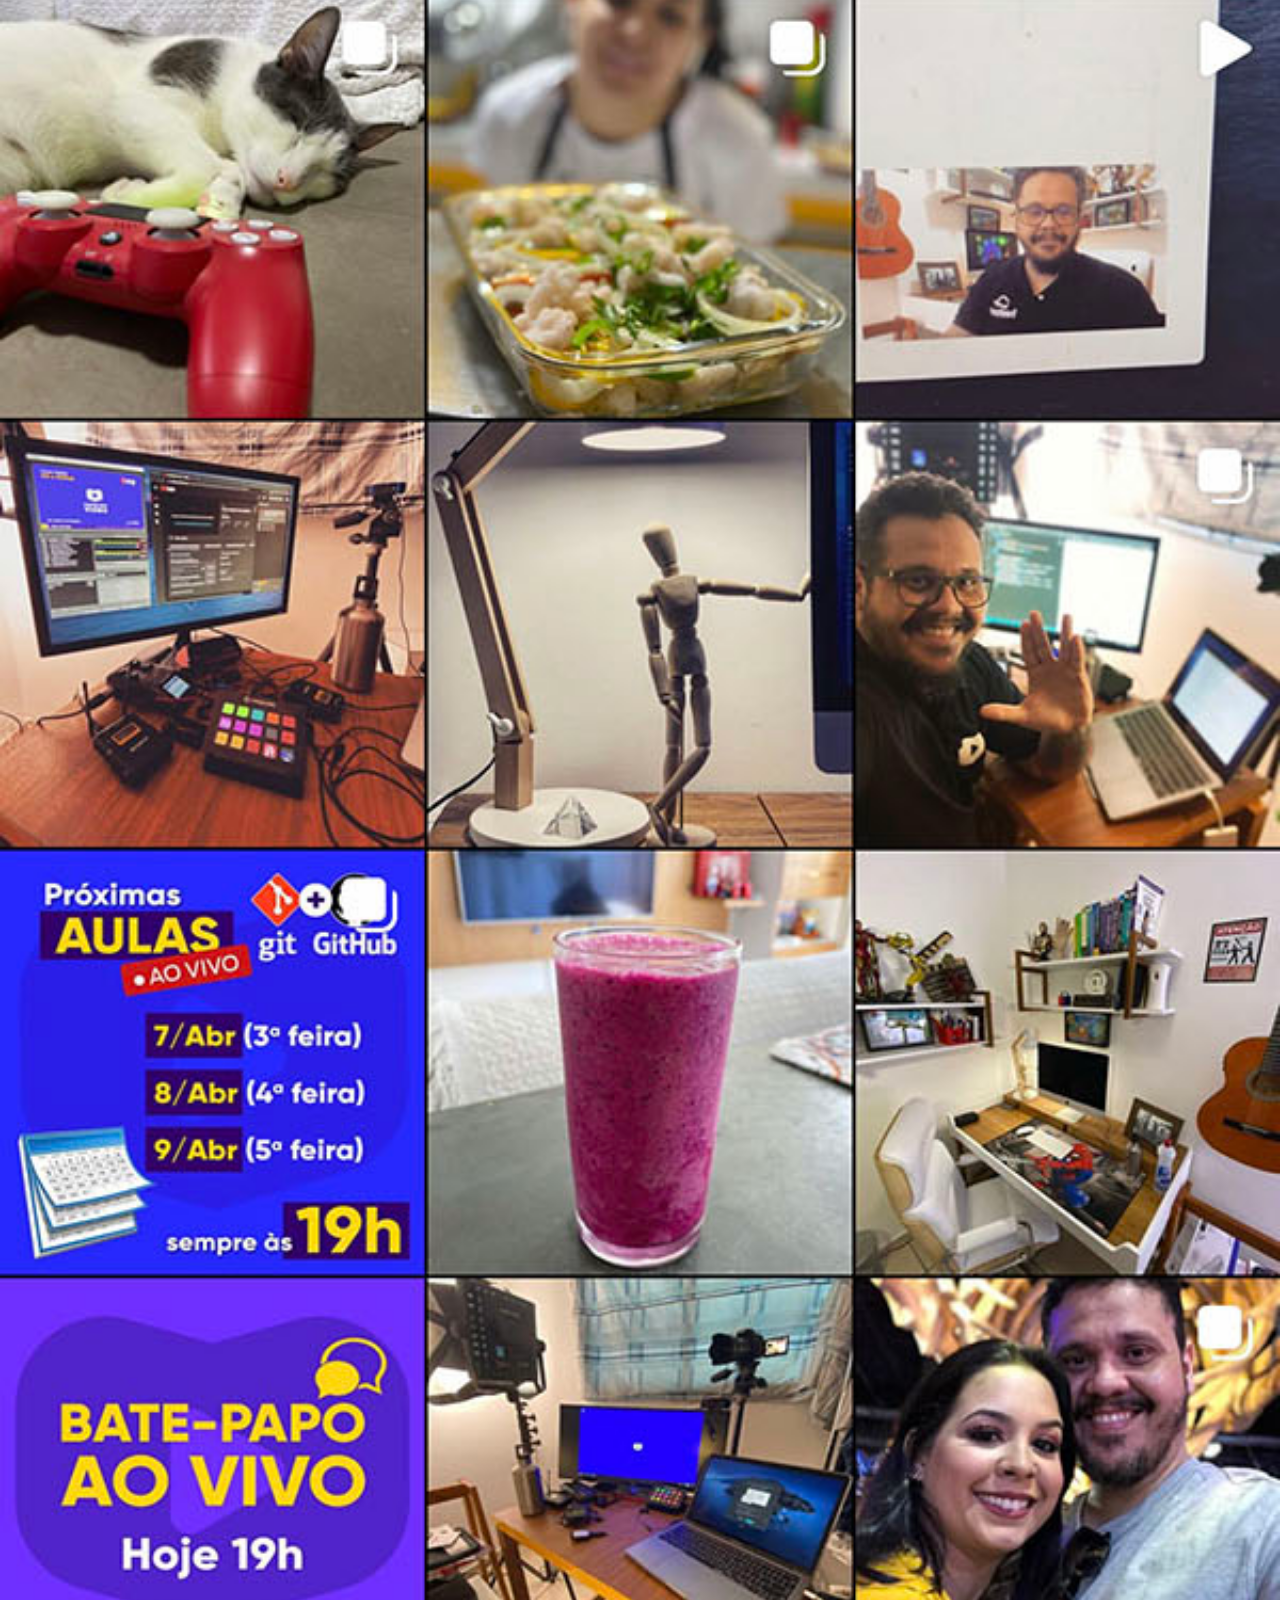
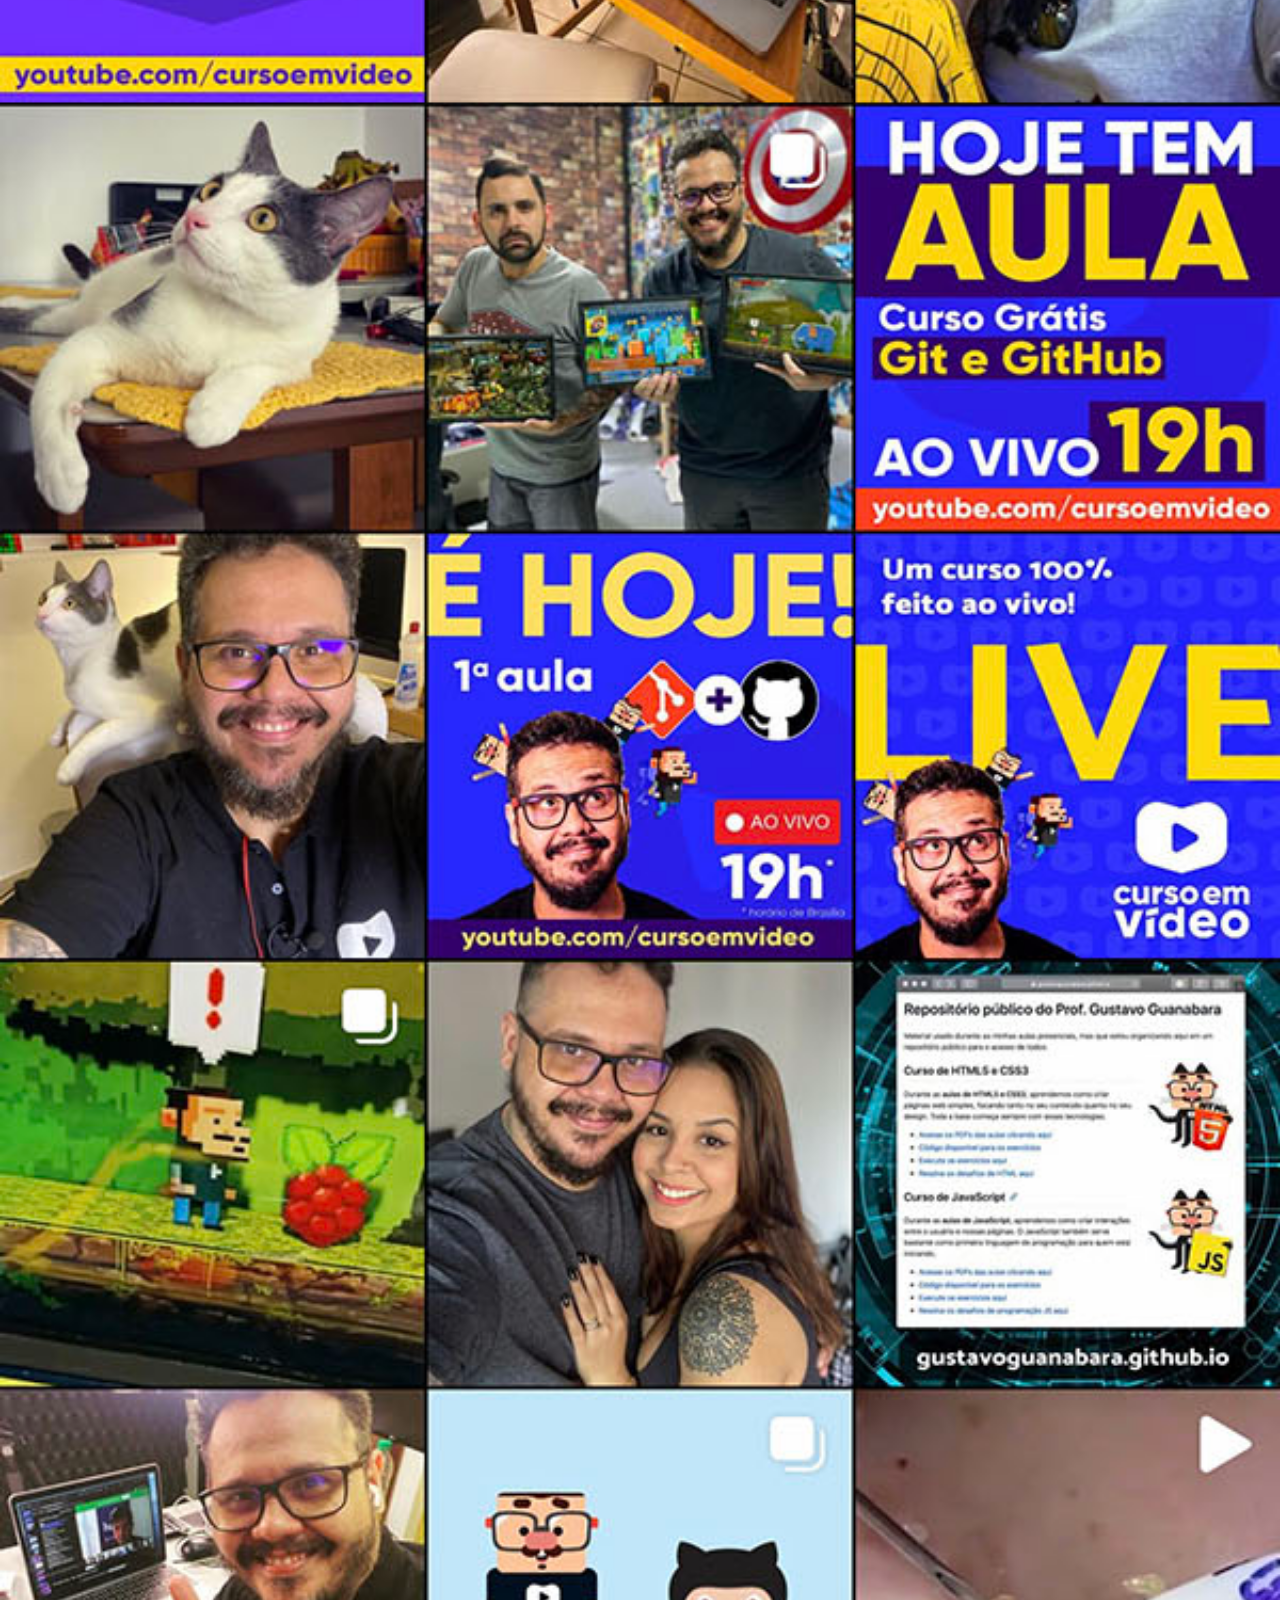
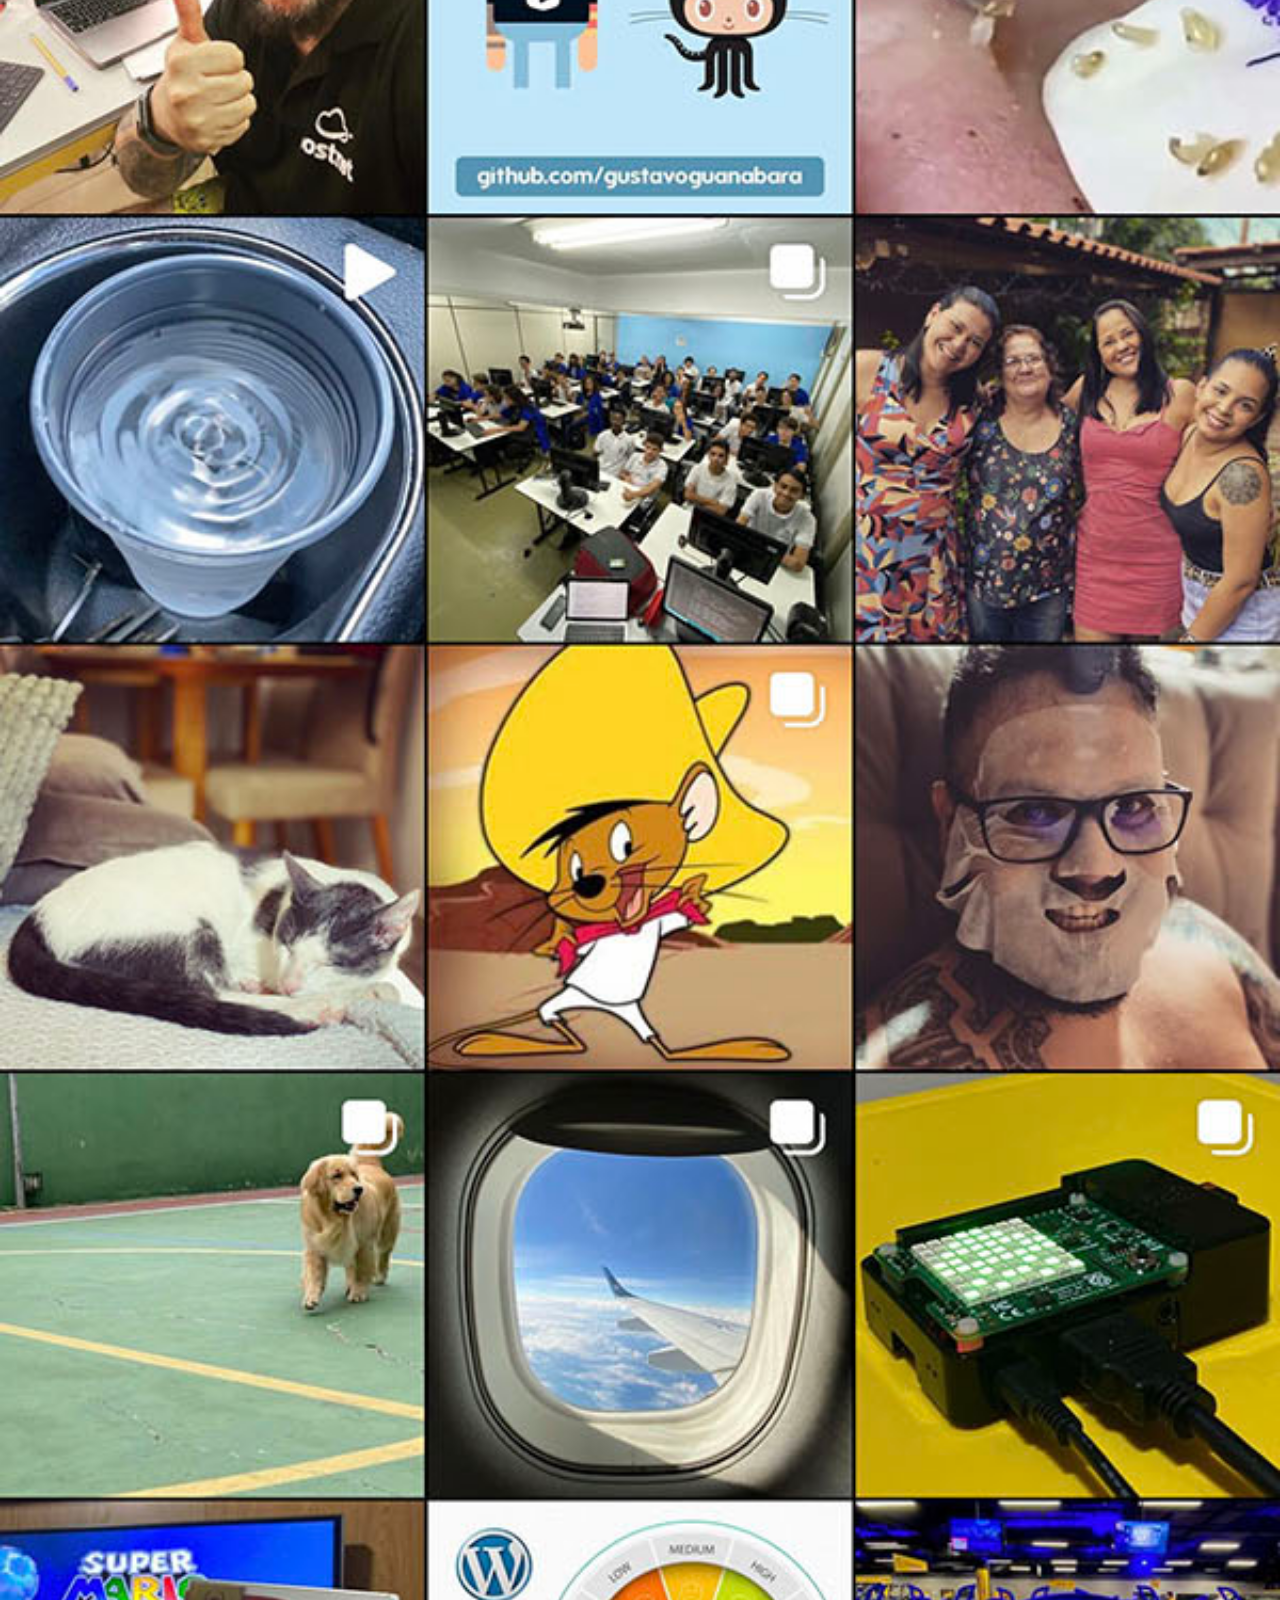
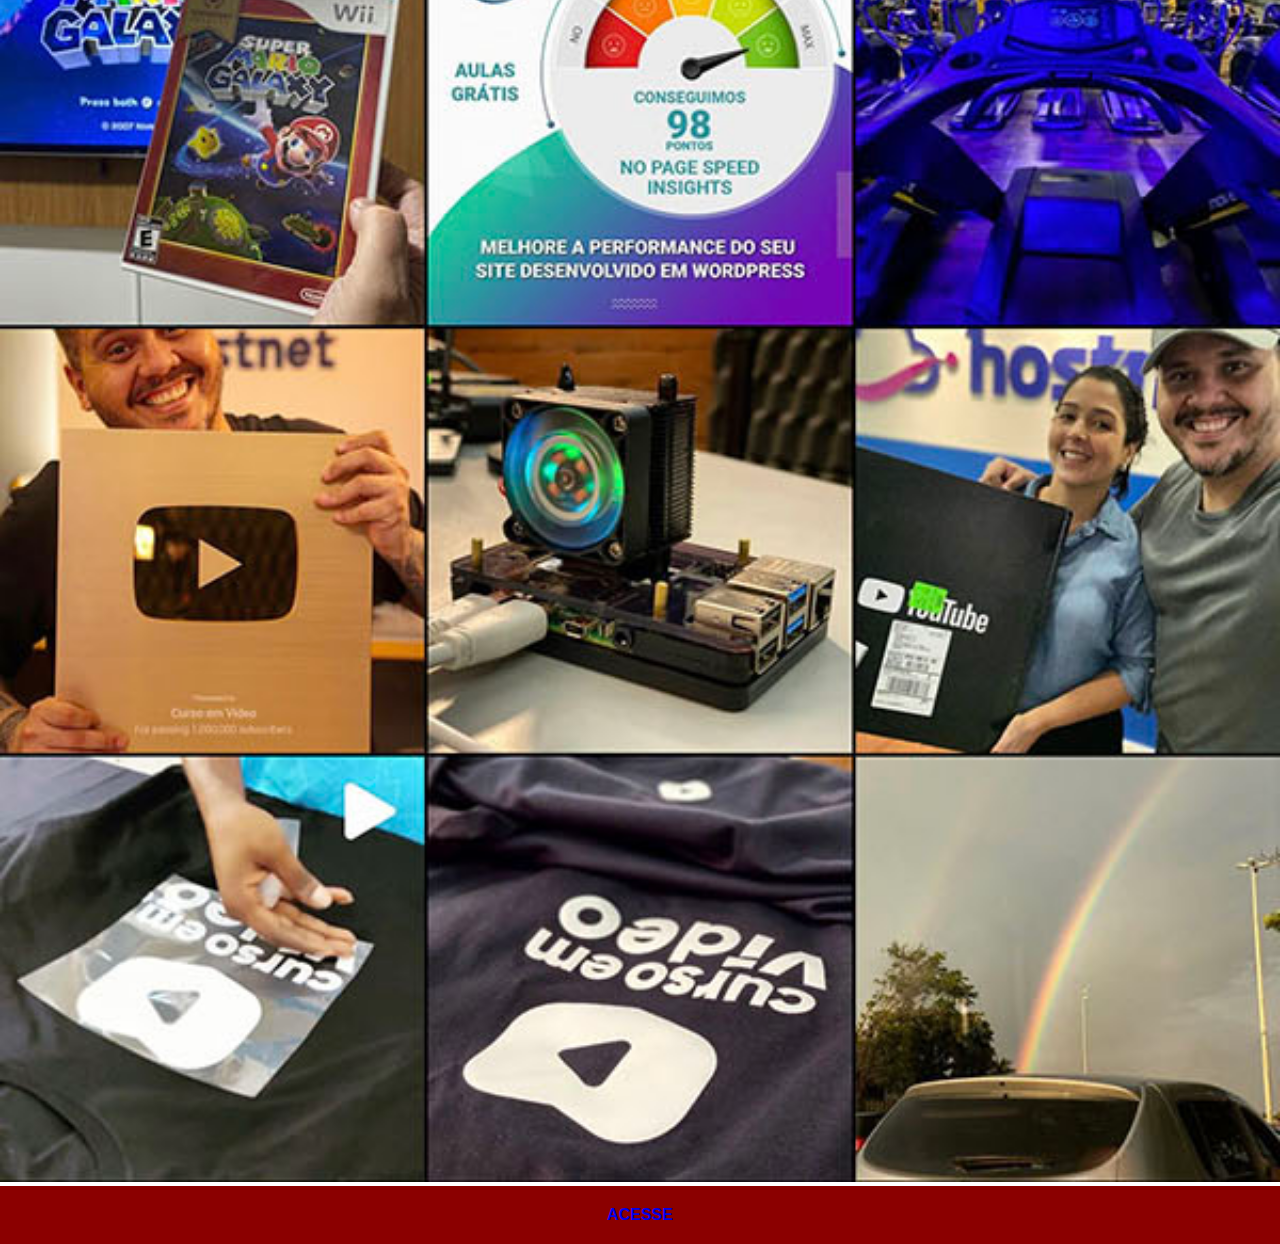
<file: instagram.html>
<!DOCTYPE html>
<html lang="en">
<head>
    <meta charset="UTF-8">
    <meta name="viewport" content="width=device-width, initial-scale=1.0">
    <title>Instagram</title>
    <link rel="stylesheet" href="estilos/social.css">
</head>
<body>
    <img src="imagens/tela-instagram.jpg" alt="Instagram">
    <a href="https://instagra.com/gustavoguanabara" target="_blank">ACESSE</a>
</body>
</html>
</file>
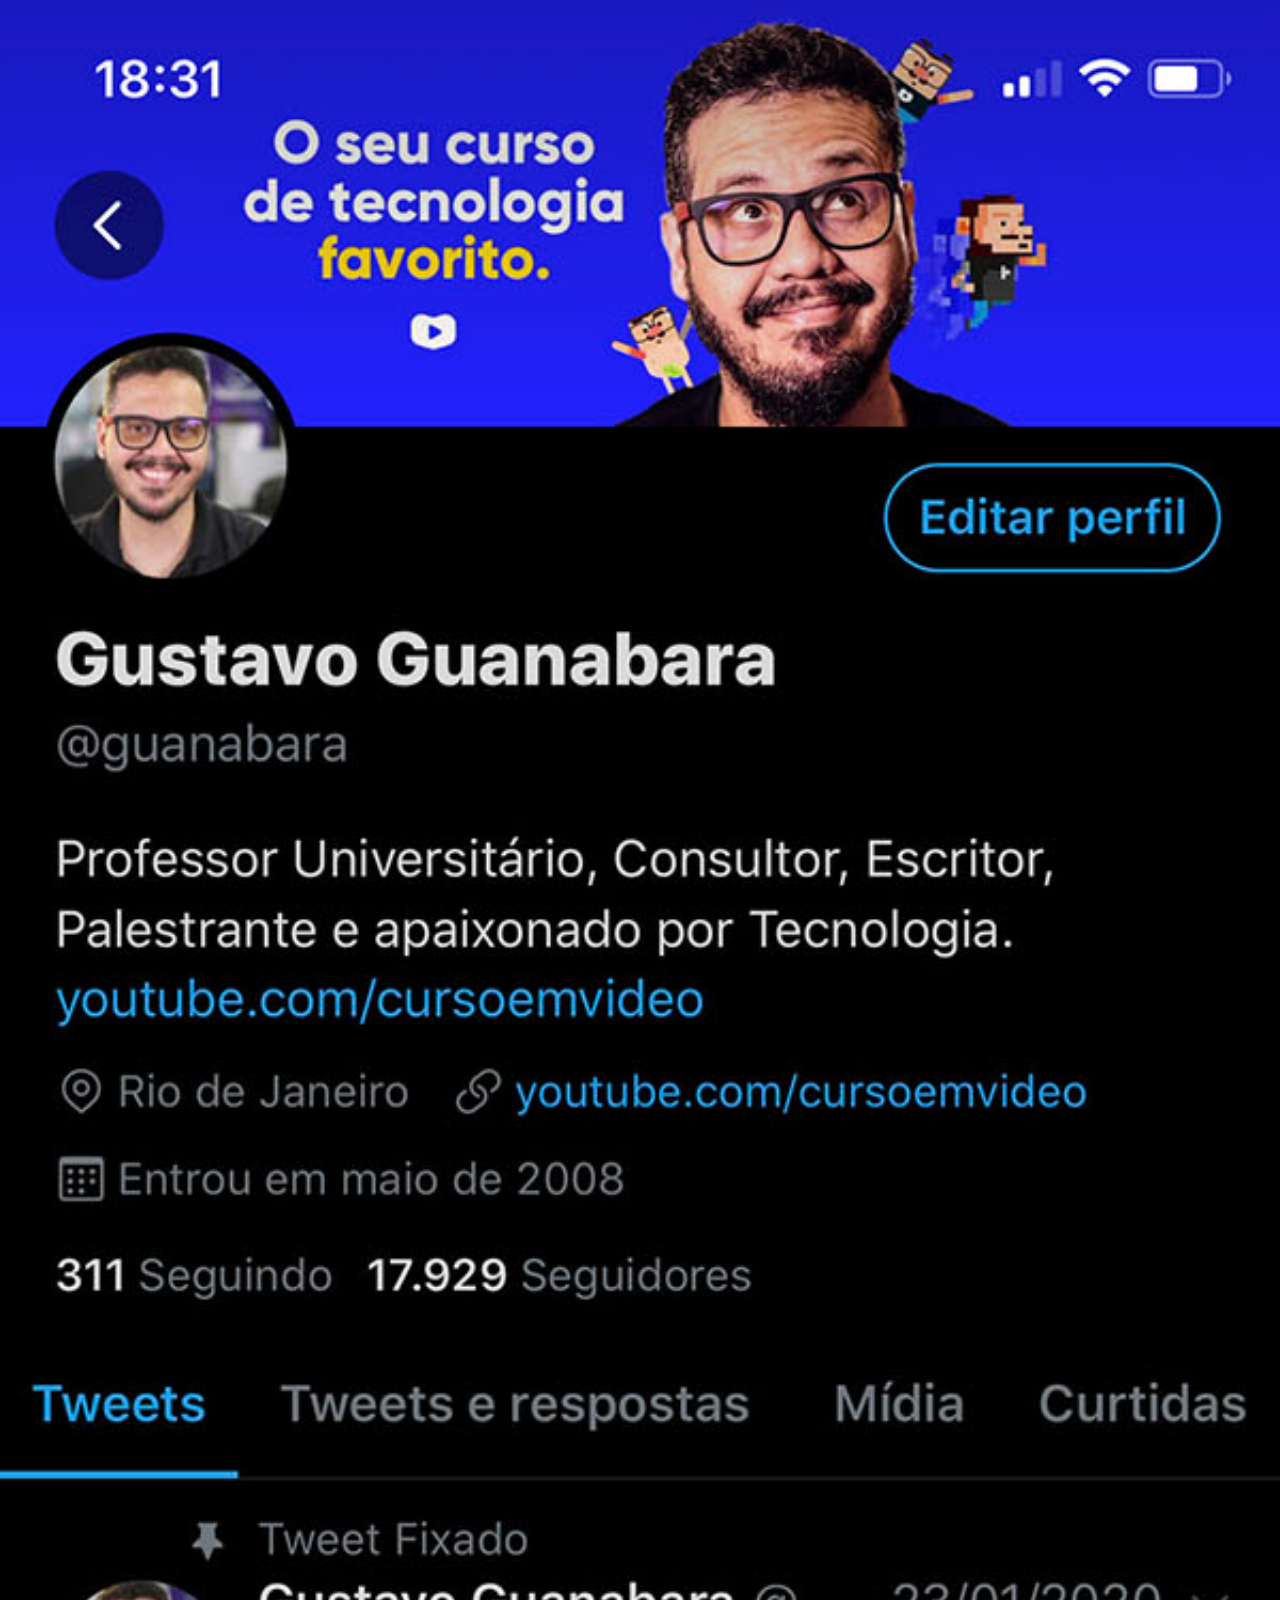
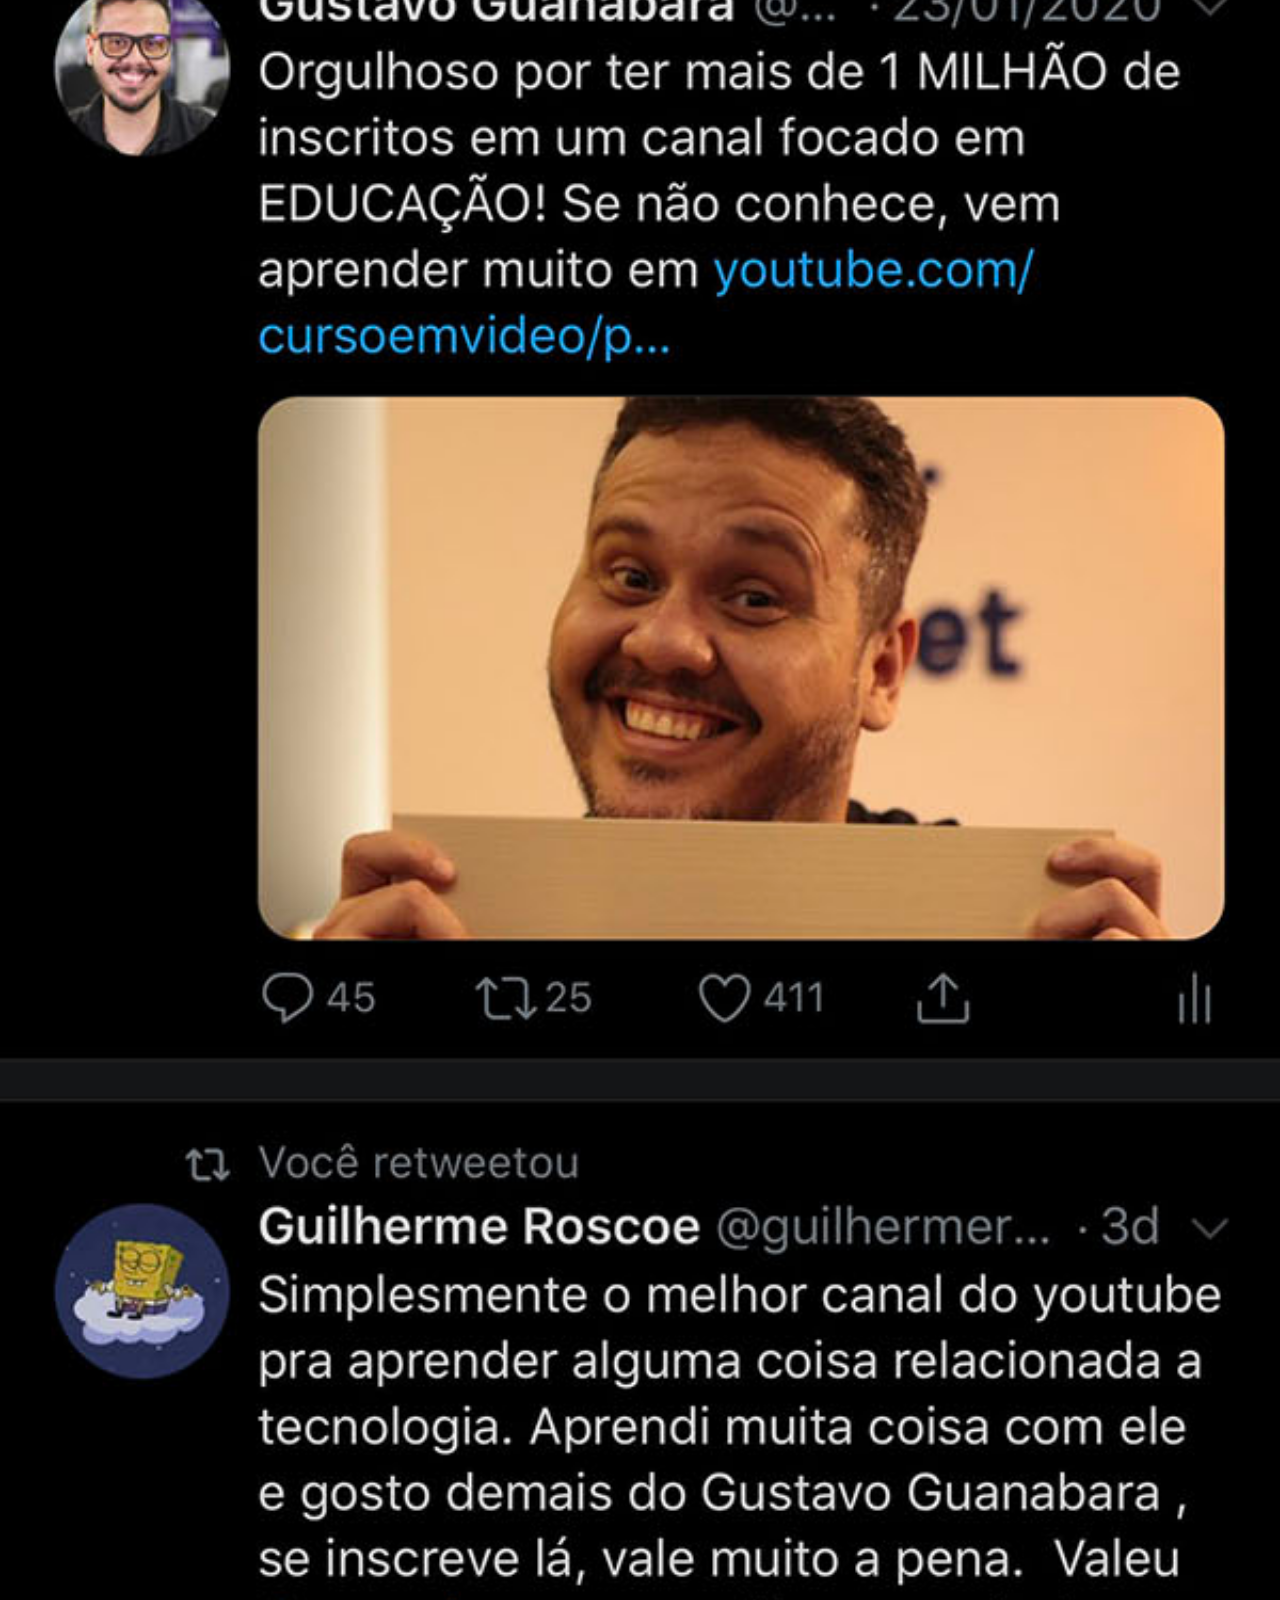
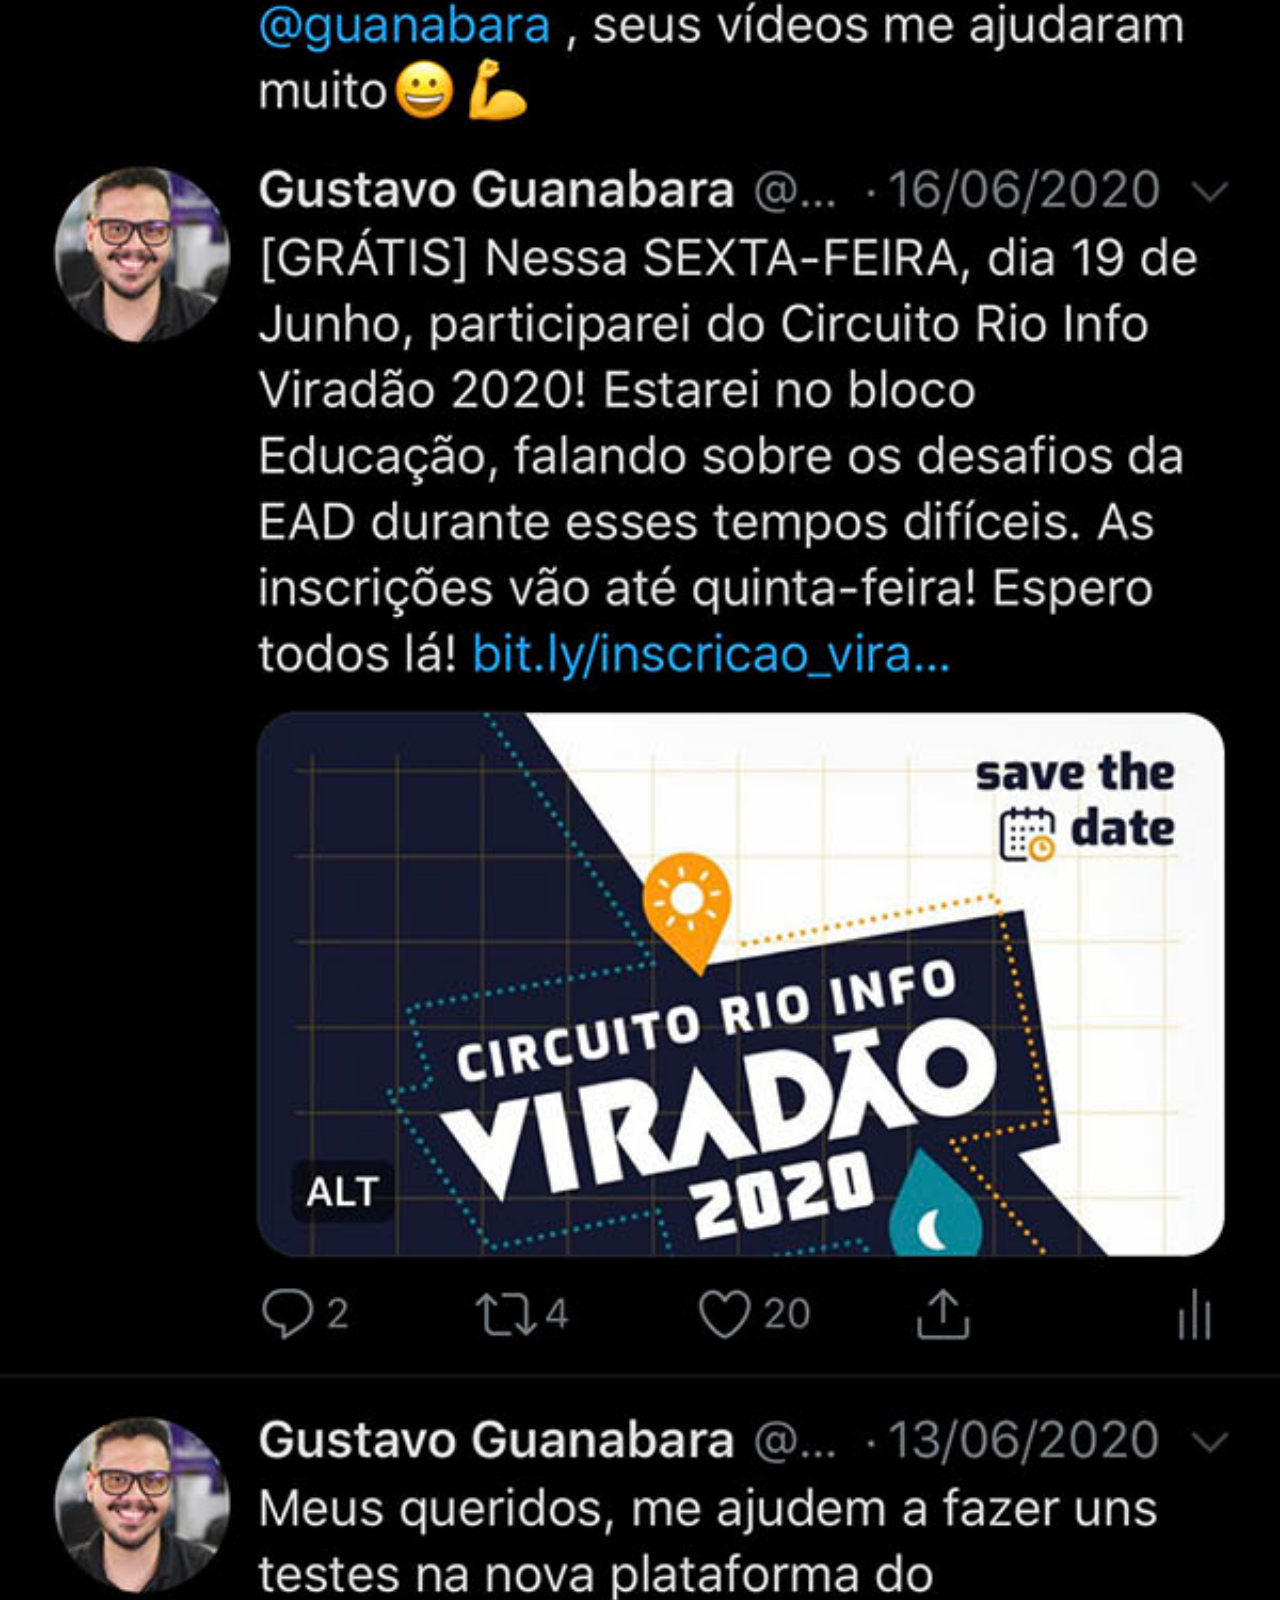
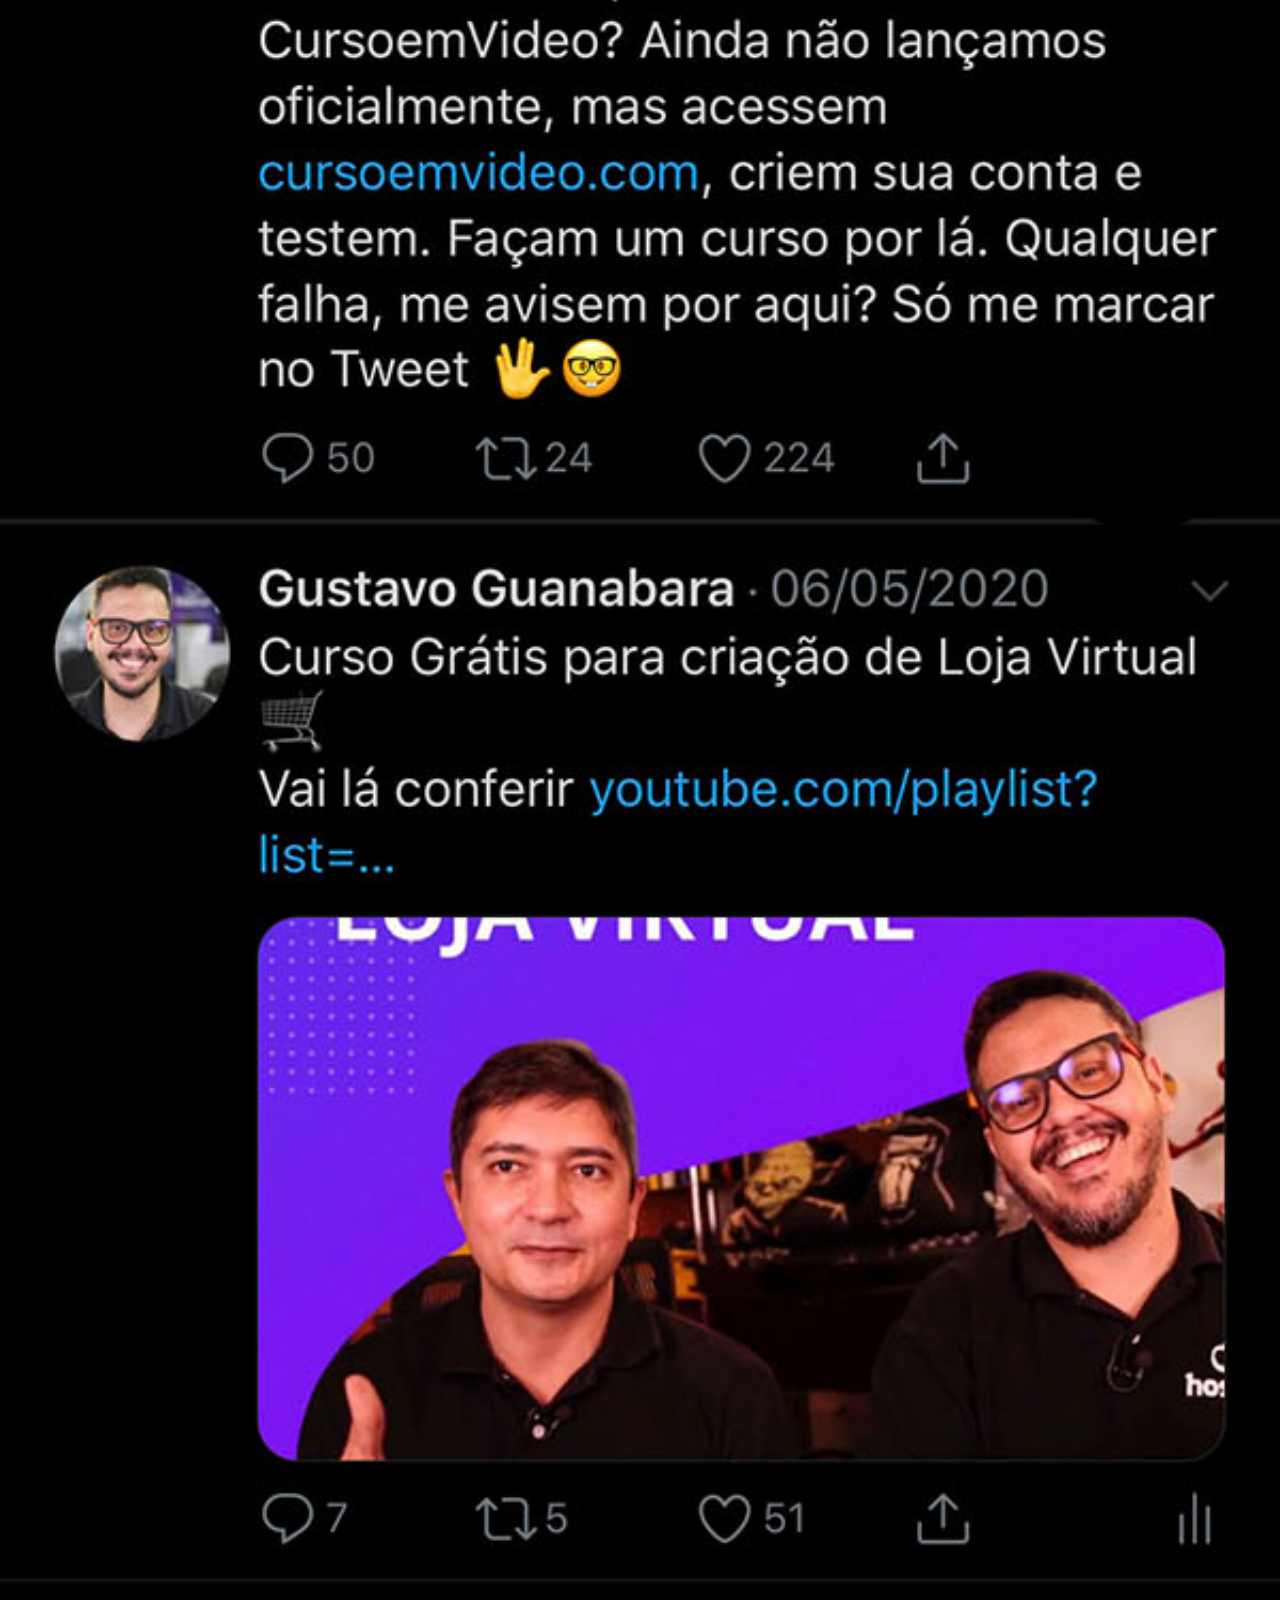
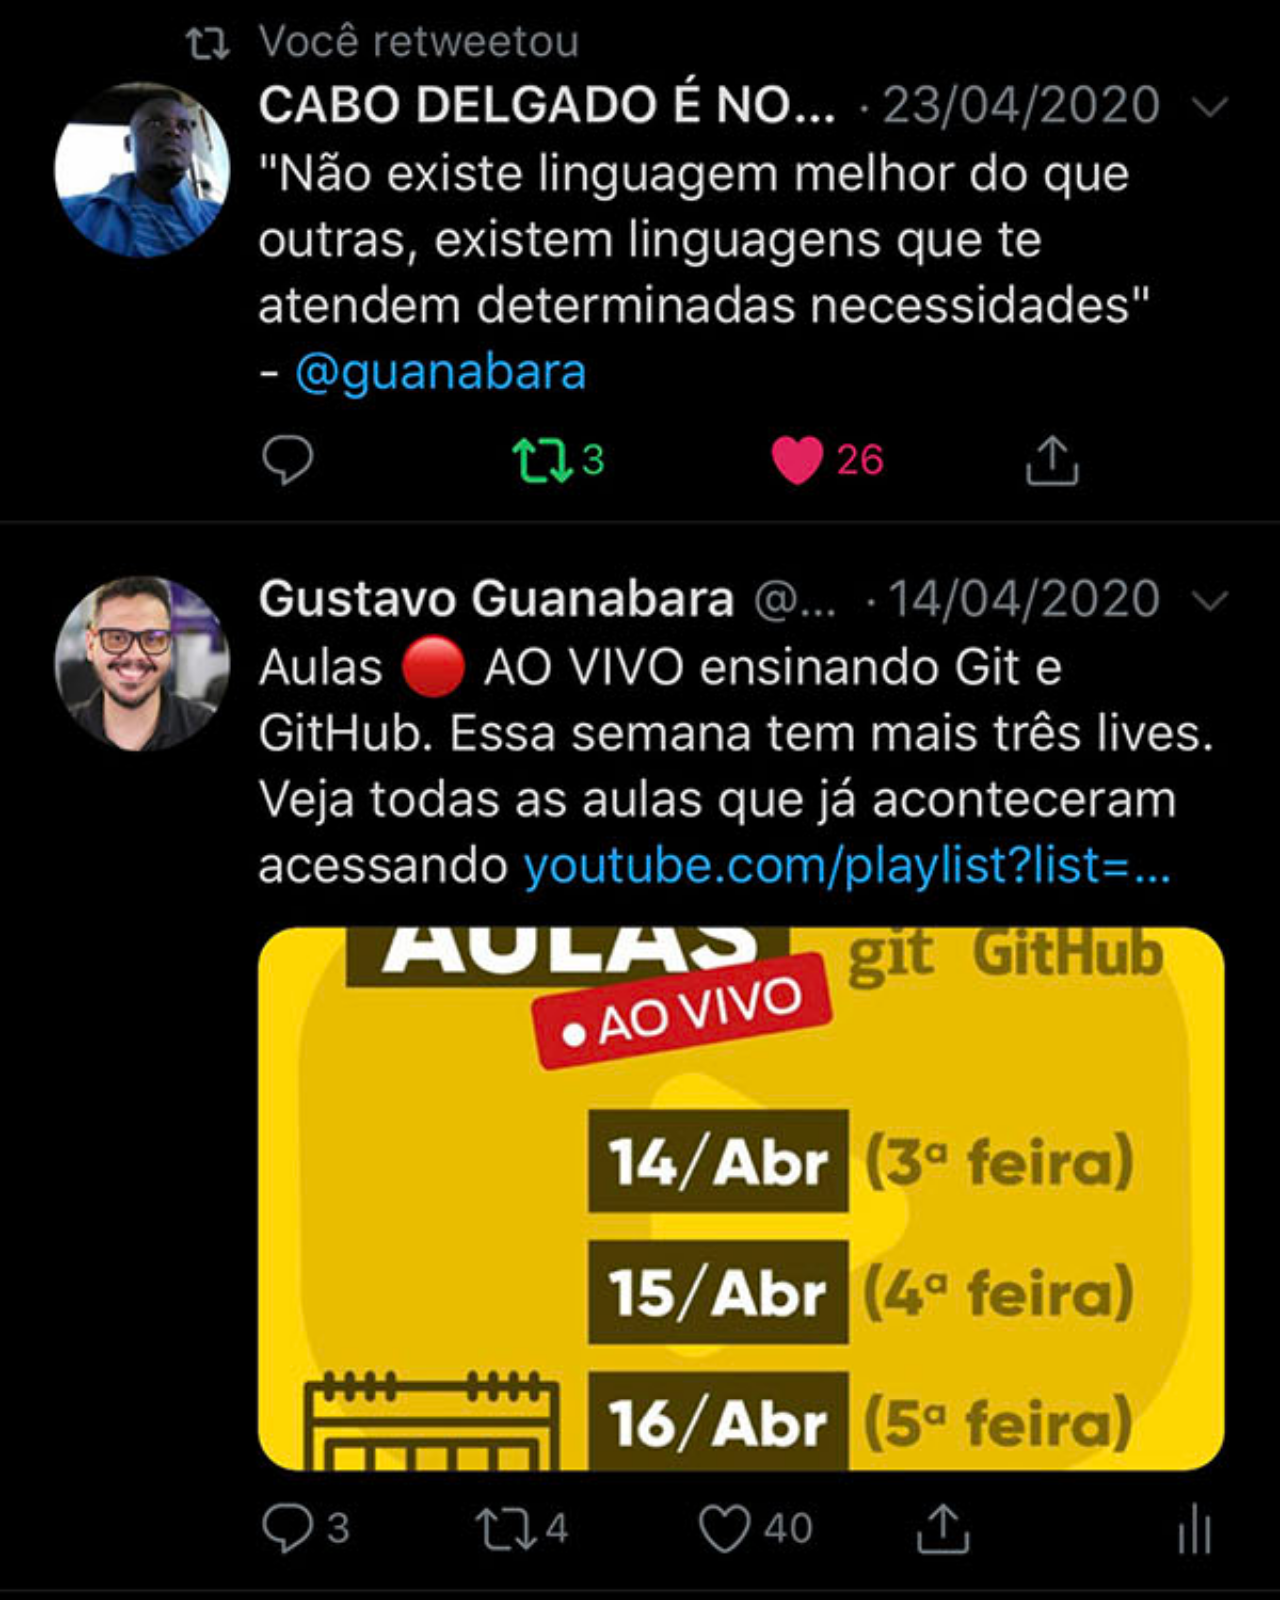
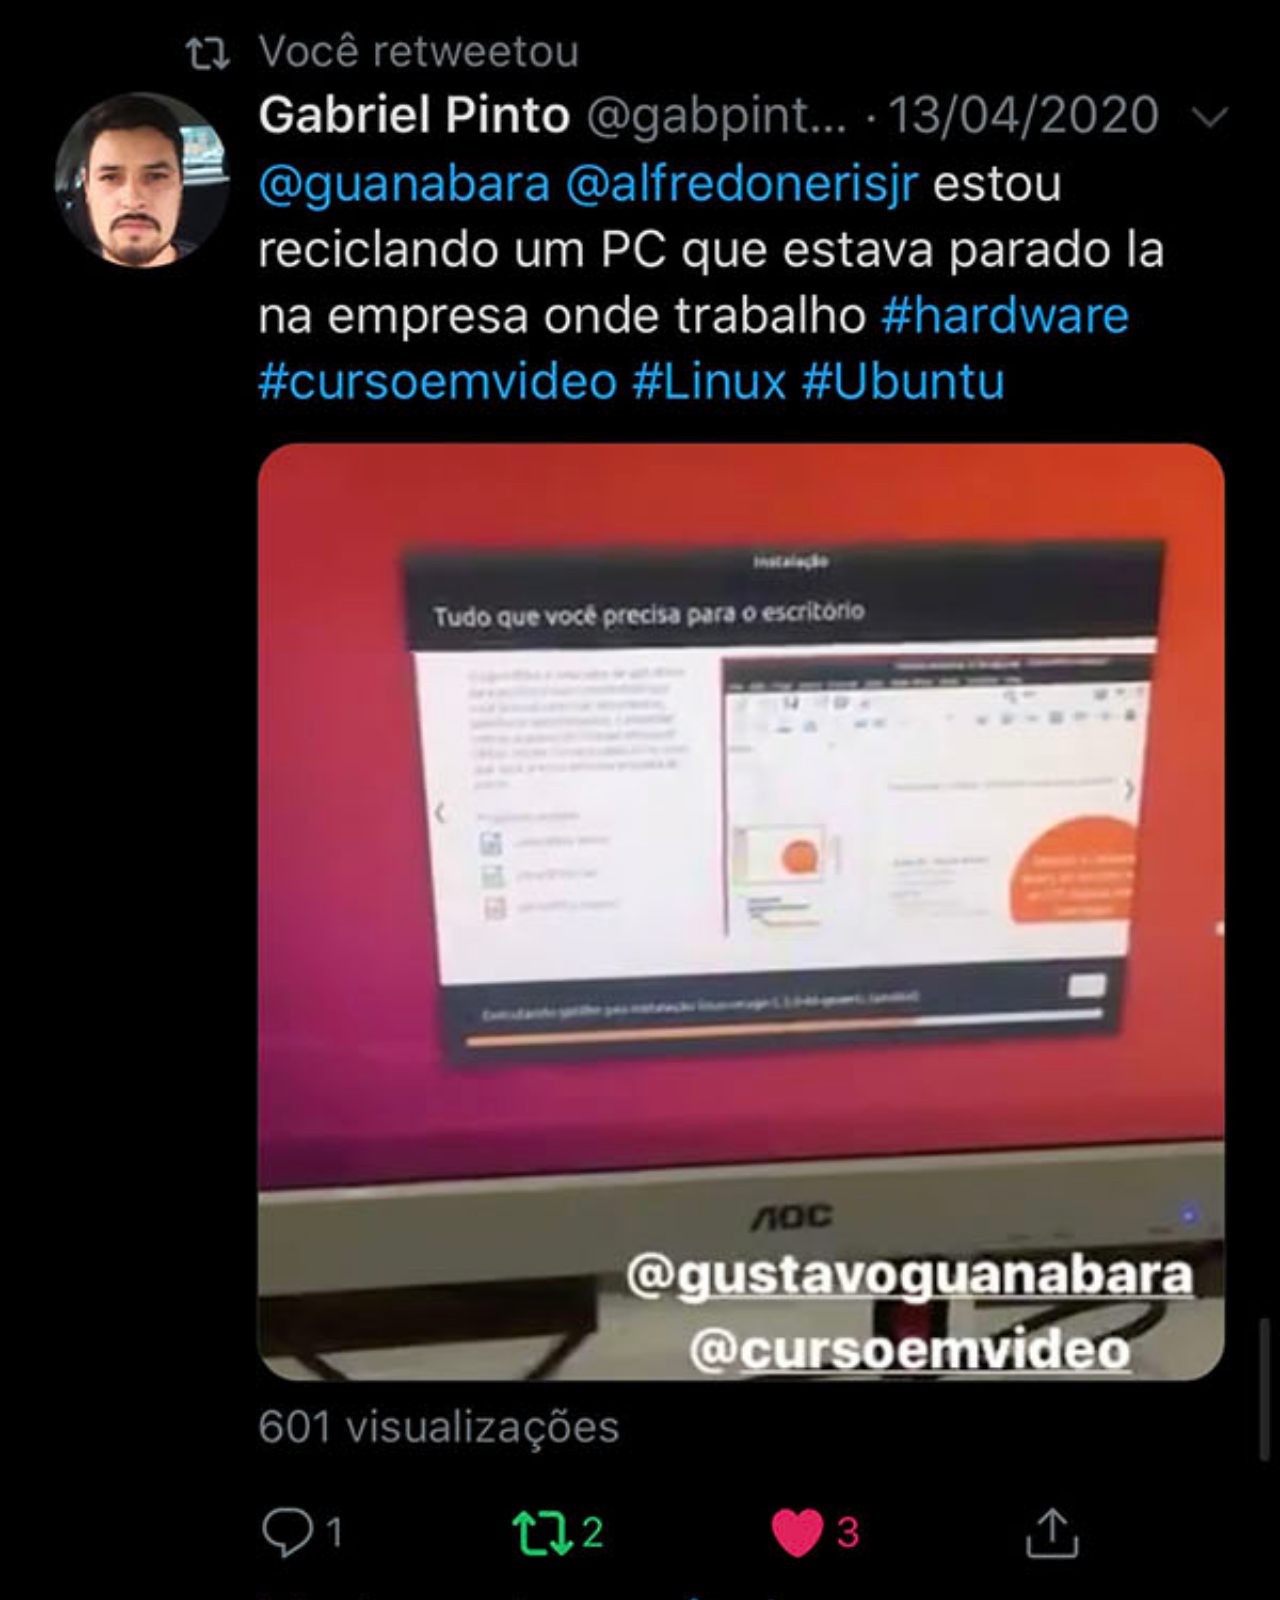
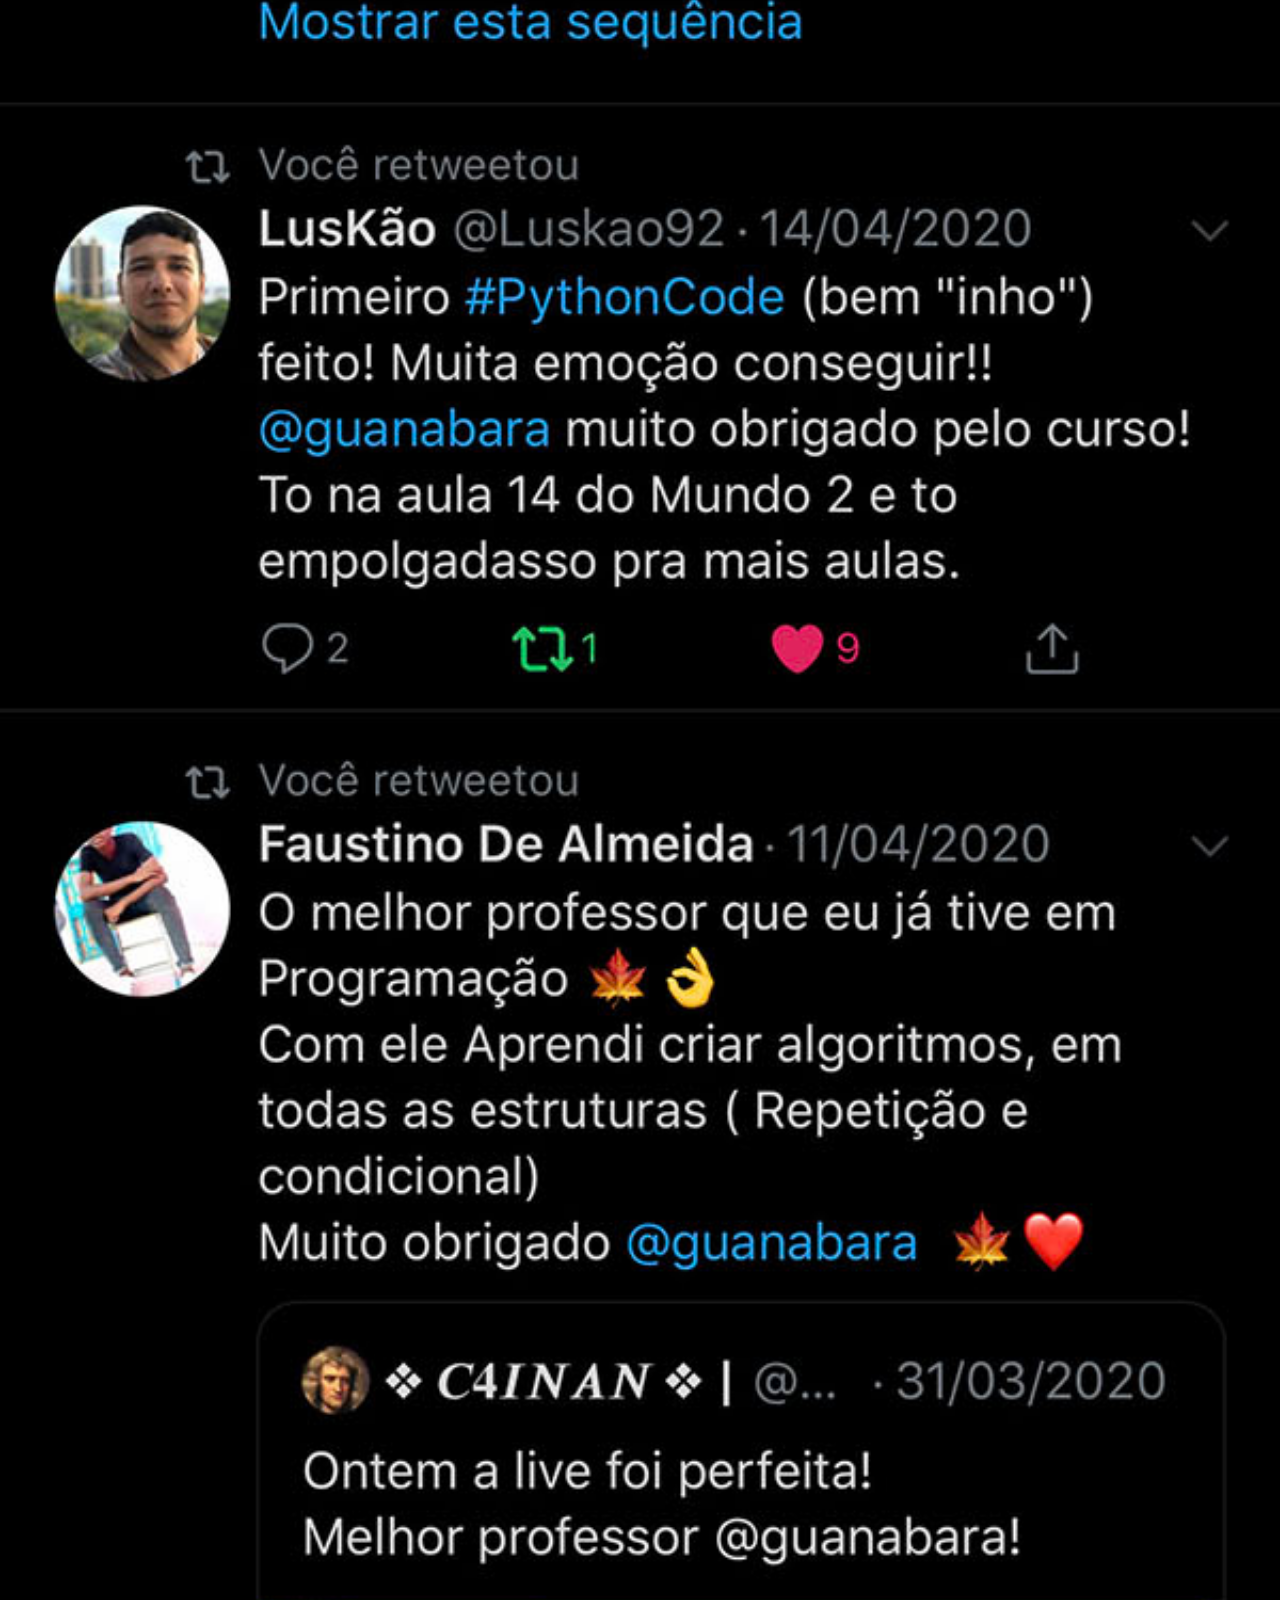
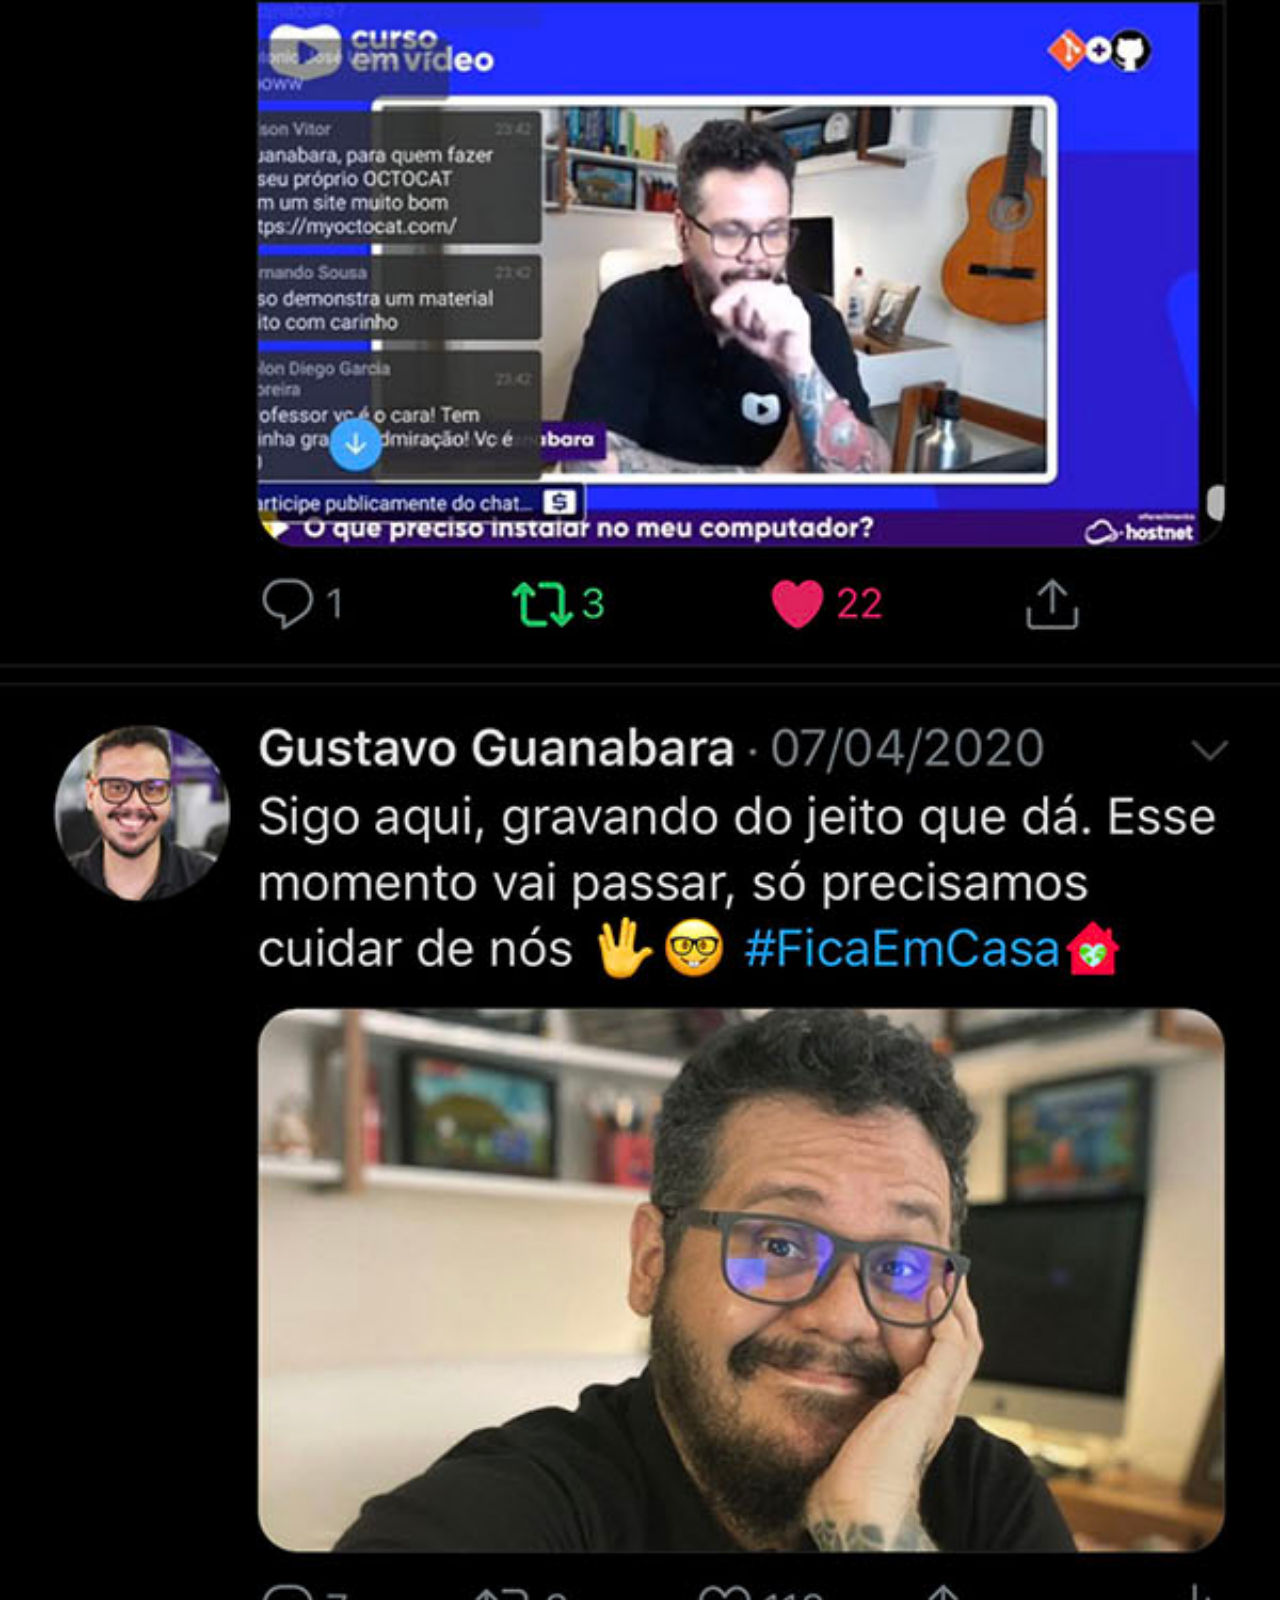
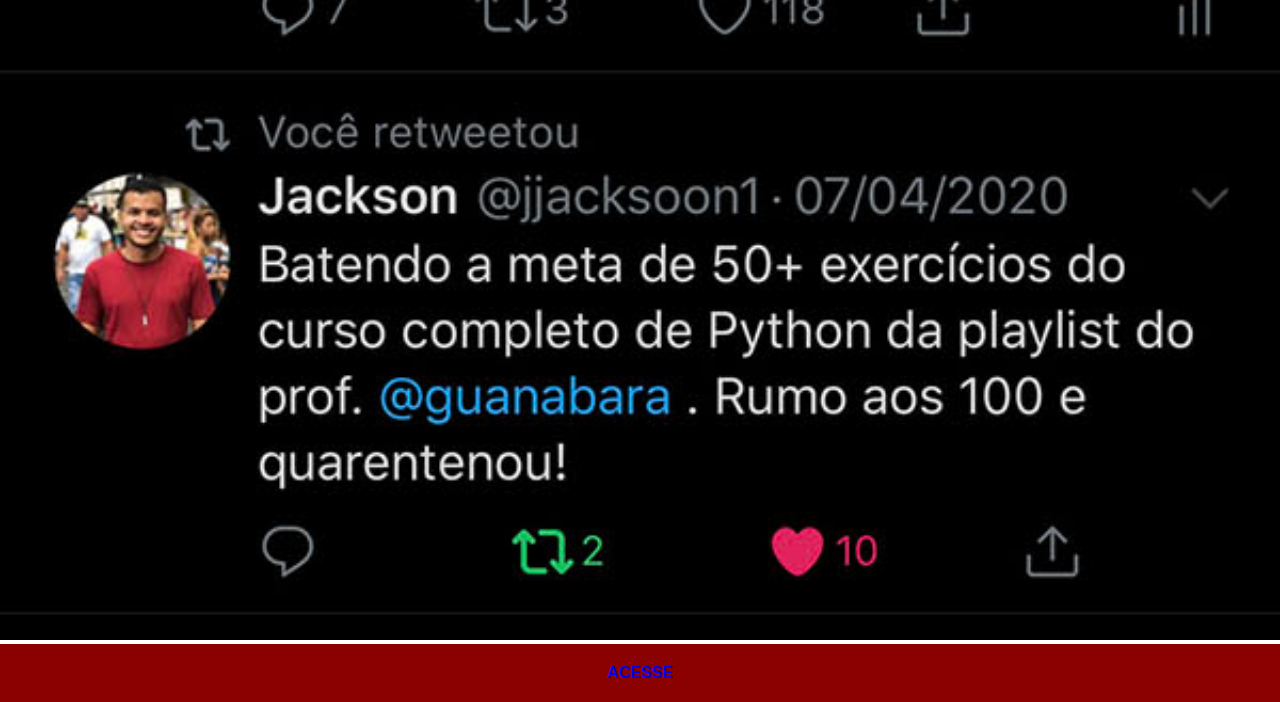
<file: twitter.html>
<!DOCTYPE html>
<html lang="en">
<head>
    <meta charset="UTF-8">
    <meta name="viewport" content="width=device-width, initial-scale=1.0">
    <title>Twitter</title>
    <link rel="stylesheet" href="estilos/social.css">
</head>
<body>
    <img src="imagens/tela-twitter.jpg" alt="Twitter">
    <a href="https://twitter.com/gustavoguanabara" target="_blank">ACESSE</a>
</body>
</html>
</file>
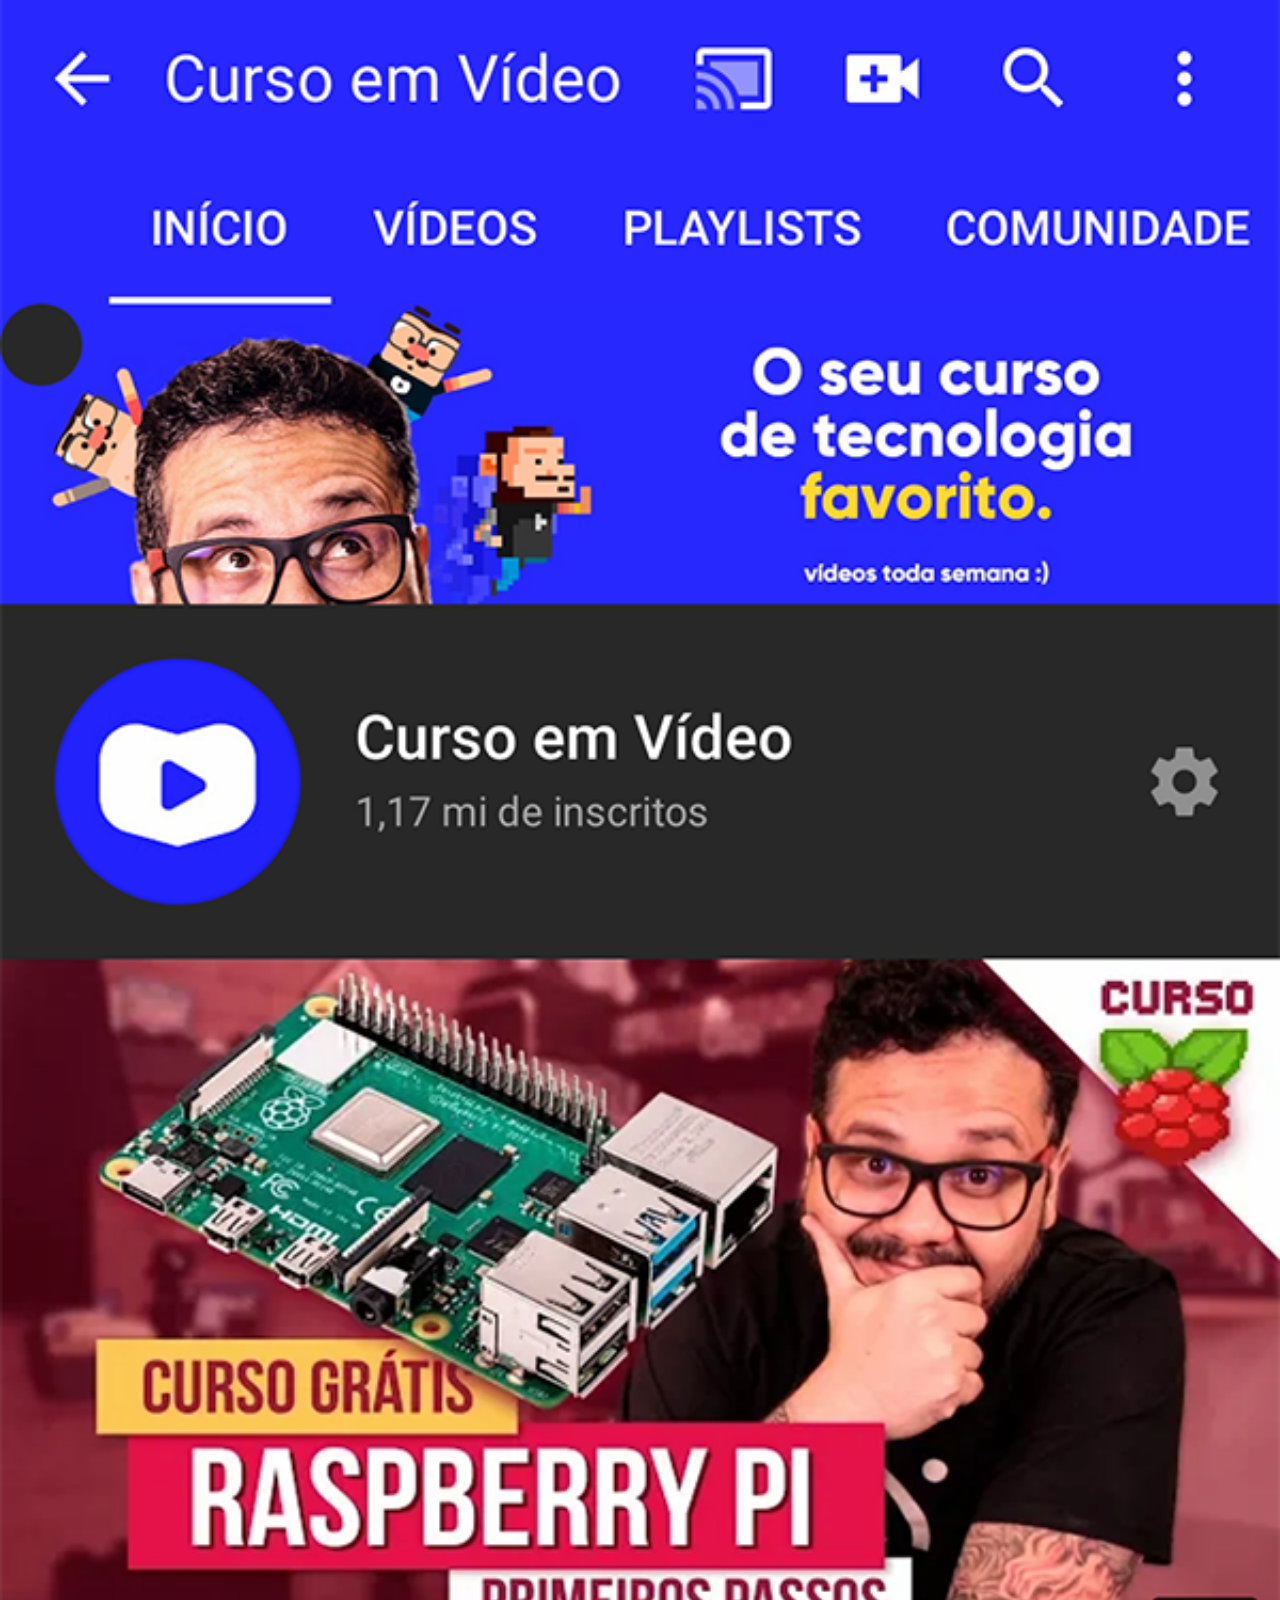
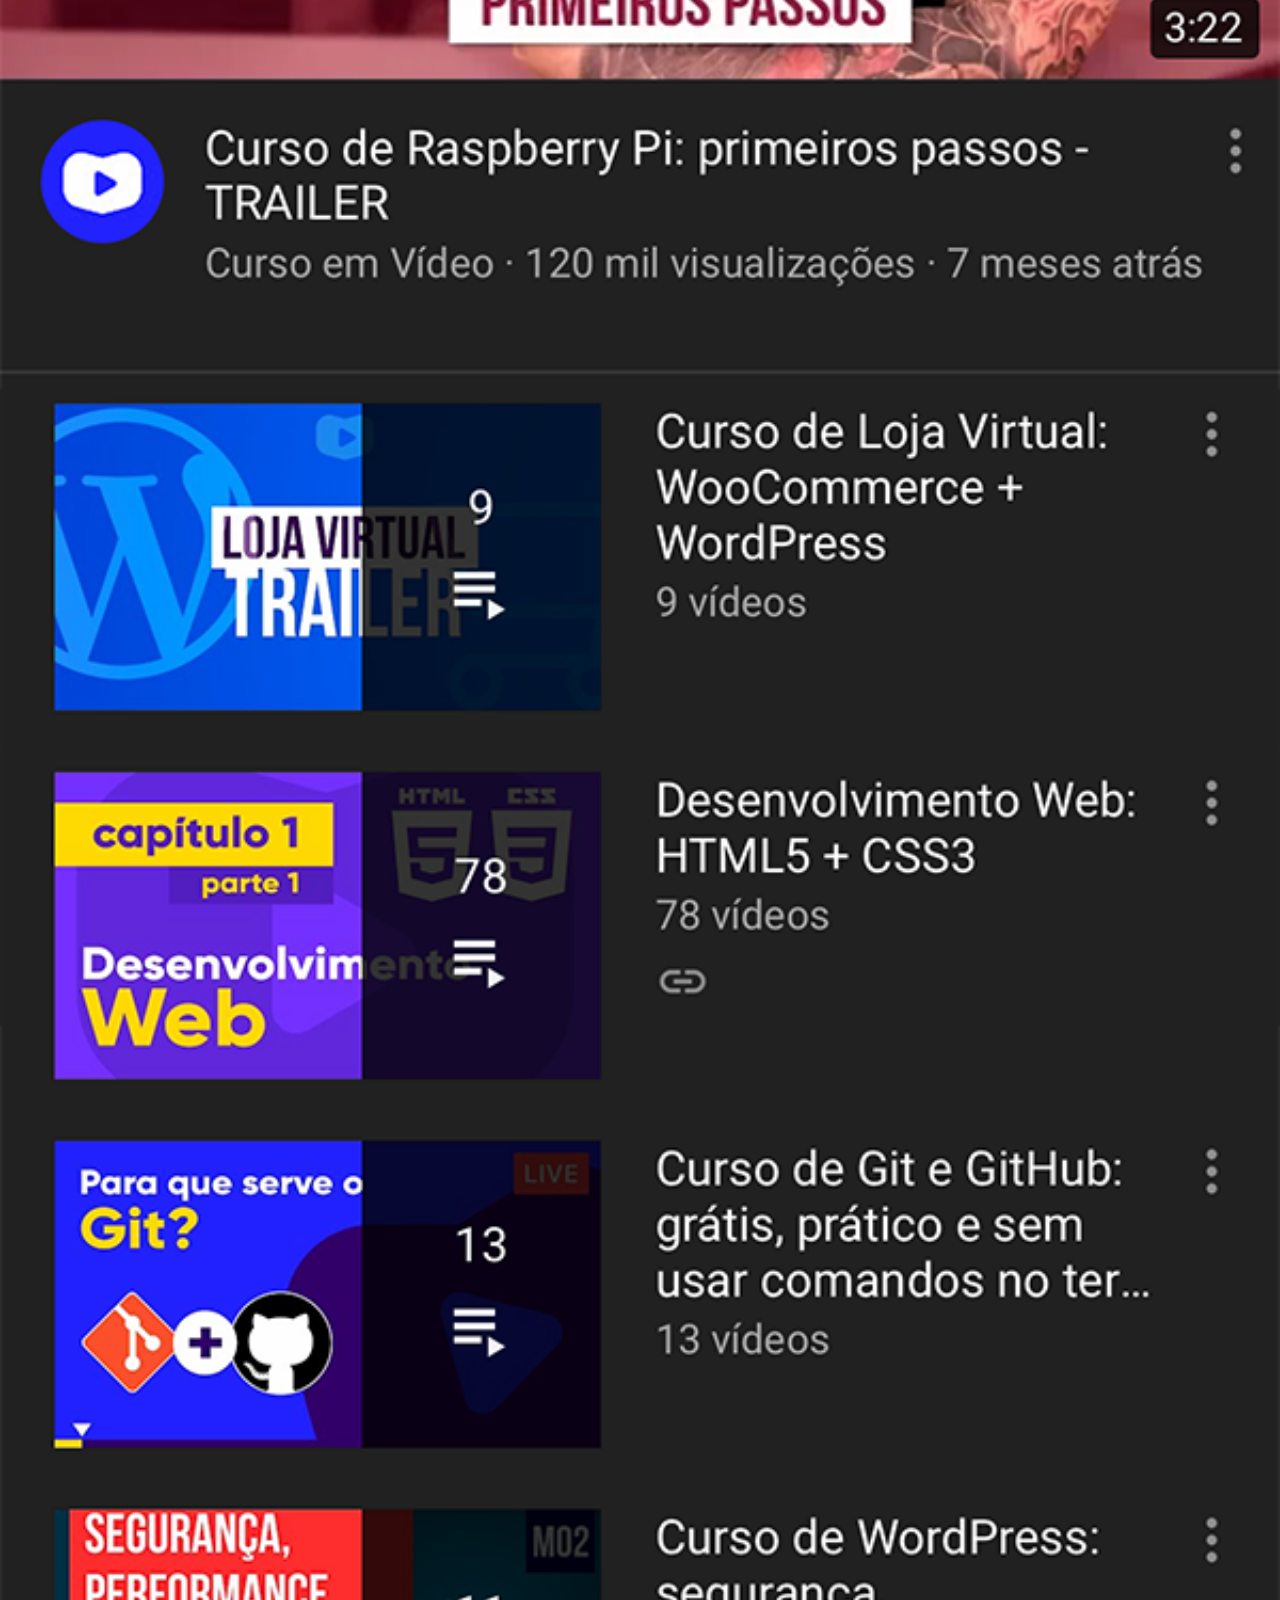
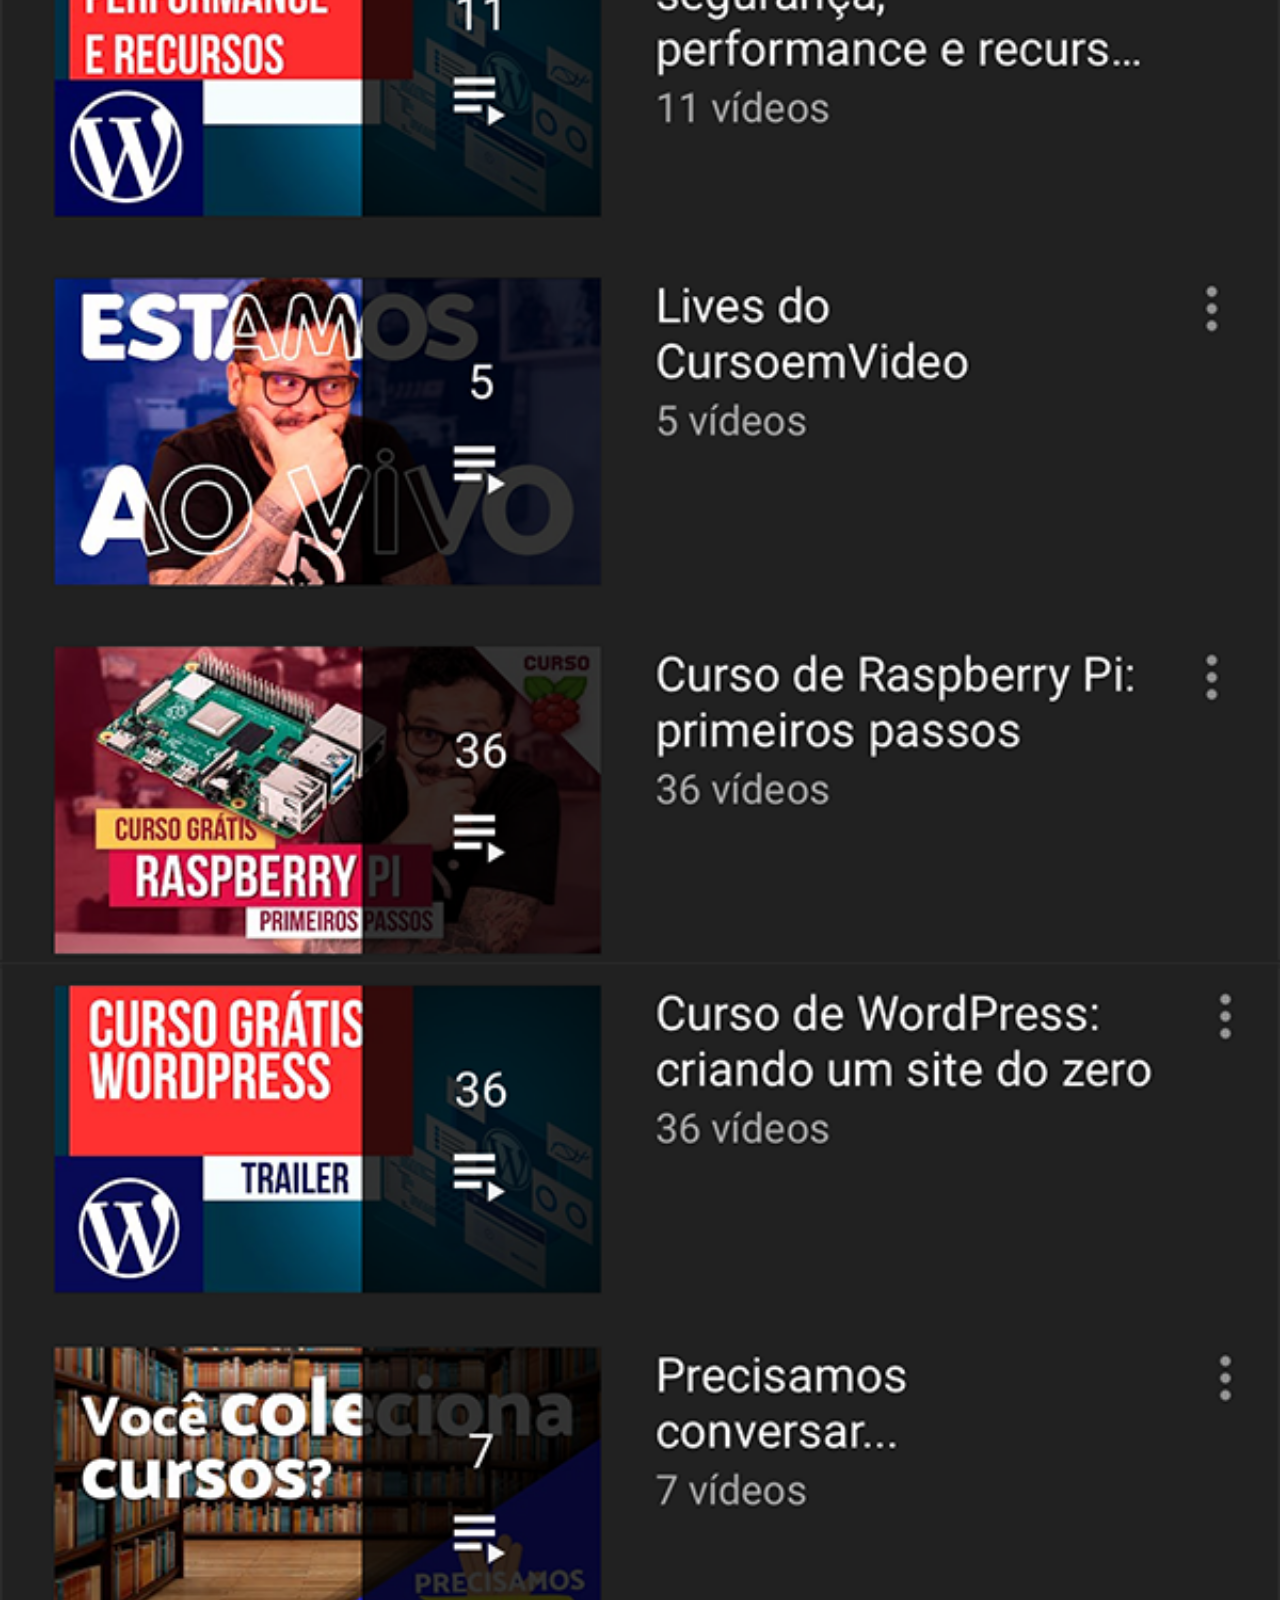
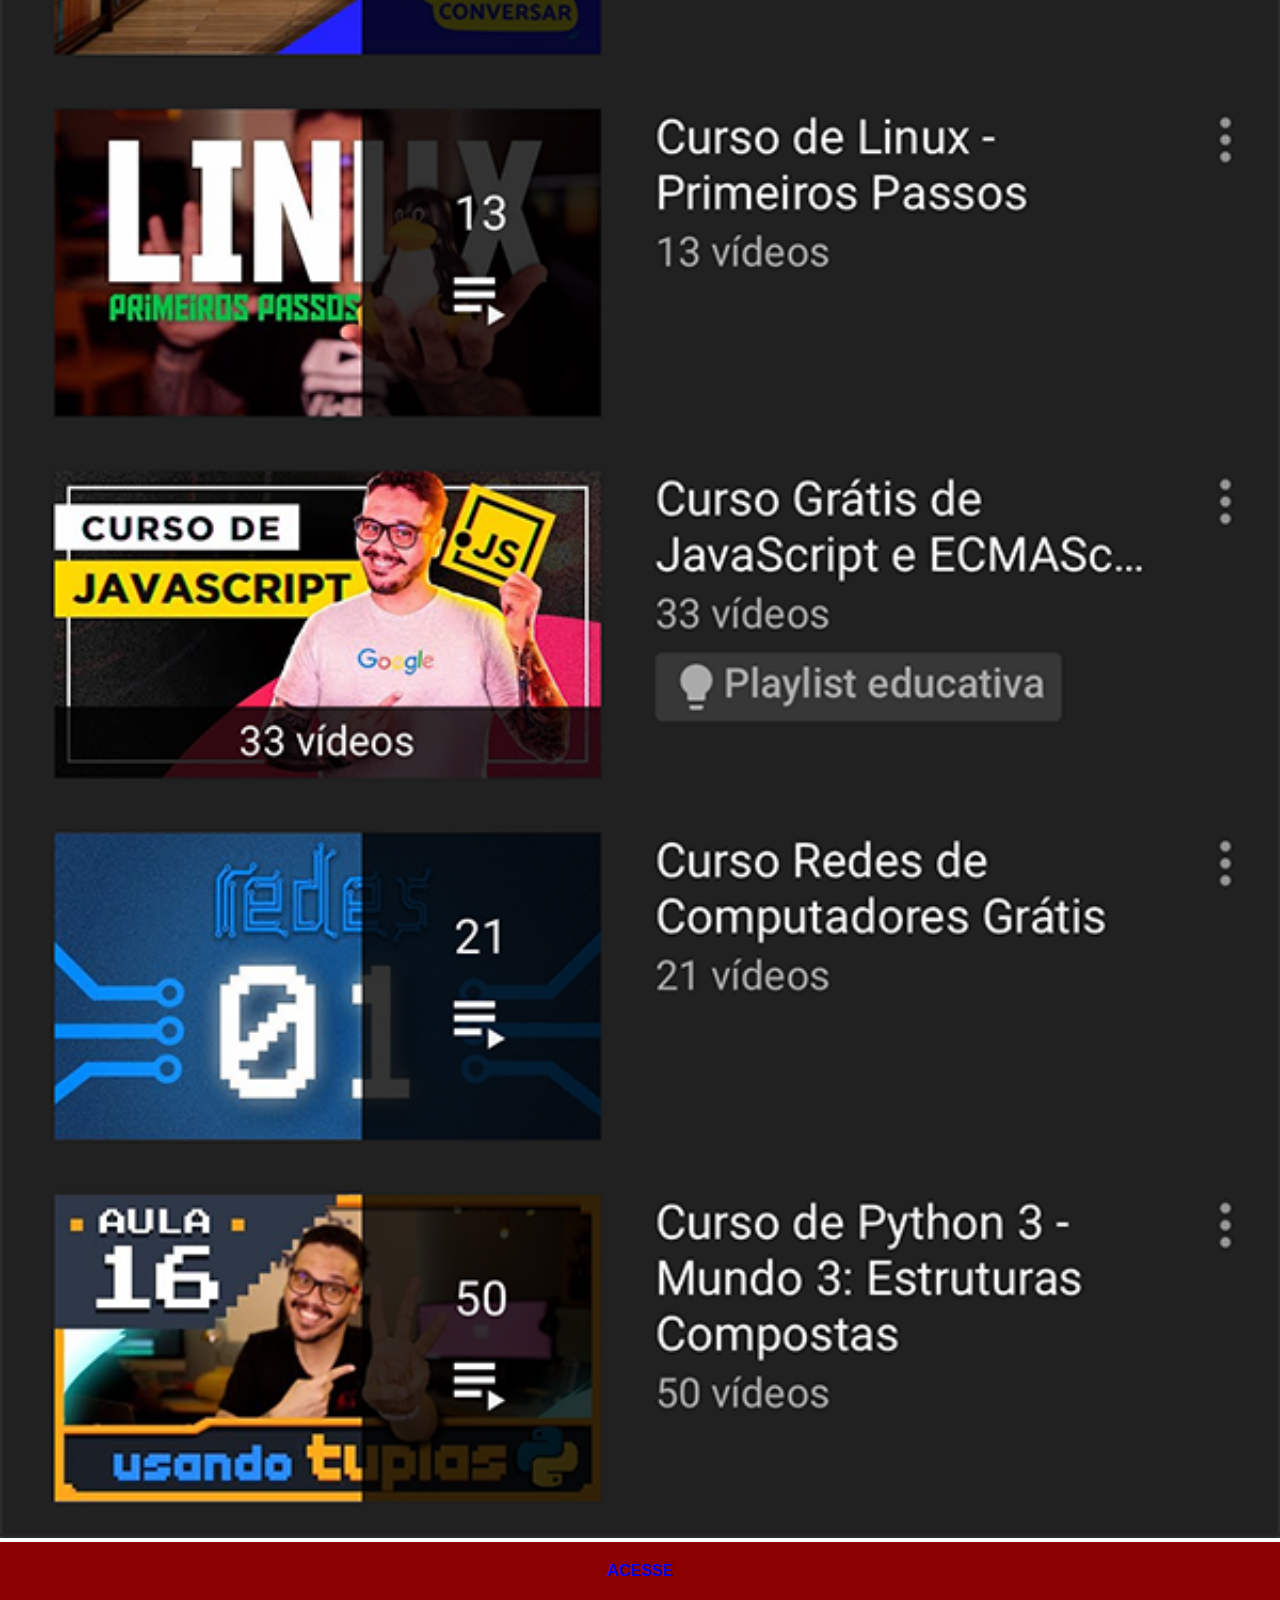
<file: youtube.html>
<!DOCTYPE html>
<html lang="en">
<head>
    <meta charset="UTF-8">
    <meta name="viewport" content="width=device-width, initial-scale=1.0">
    <title>YouTube</title>
    <link rel="stylesheet" href="estilos/social.css">
    
</head>
<body>
    <img src="imagens/tela-youtube.png" alt="YouTube">
    <a href="https://www.youtube.com/c/Cursoemvideo/playlists" target="_blank">ACESSE</a>
</body>
</html>
</file>
<file: estilos/style.css>
@charset "UTF-8";

* {
    margin: 0px;
    padding: 0px;
    font-family: Arial, Helvetica, sans-serif;
}
html, body {
    height: 100vh;
    width: 100vw;
    background-color: black;
}
body {
    background: url('../imagens/fundo-madeira.jpg') no-repeat top center;
    background-size: cover;
    background-attachment: fixed;
}
main {
    height: 100vh;
    position: relative;
}
section#telefone{
    position: absolute;
    top: 50%;
    left: 50%;
    transform: translate(-50%, -50%);
    height: 627px;
    width: 311px;
    background: url('../imagens/frame-iphone.png') no-repeat;
}
iframe#tela {
    position: relative;
    top: 80px;
    left: 23px;
    width: 267px;
    height: 471px;
}
section#redes-sociais{
    text-align: right;
}
section#redes-sociais img {
    width: 50px;
    height: 50px;
    margin: 10px;
    border-radius: 50%;
    box-shadow: 2px 2px 5px black;
    box-sizing: border-box;
}
section#redes-sociais img:hover {
    border: 2px solid rgba(255, 255, 255, 0.603);
    transform: translate(-3px, -3px);
    box-shadow: 5px 5px 10px black;
    transition: transform .2s, border .5s;
}
</file>
<file: estilos/social.css>
@charset "UTF-8";
* {
    margin: 0px;
    padding: 0px;
    font-family: Arial, Helvetica, sans-serif;
}
::-webkit-scrollbar {
    width: 0px;
    height: 0px;
}
img {
    width: 100vw;

}
a {
    display: block;
    background-color: darkred;
    padding: 20px;
    text-align: center;
    font-weight: bolder;
    text-decoration: none;
}
a:hover {
    background-color: red;
}
</file>
